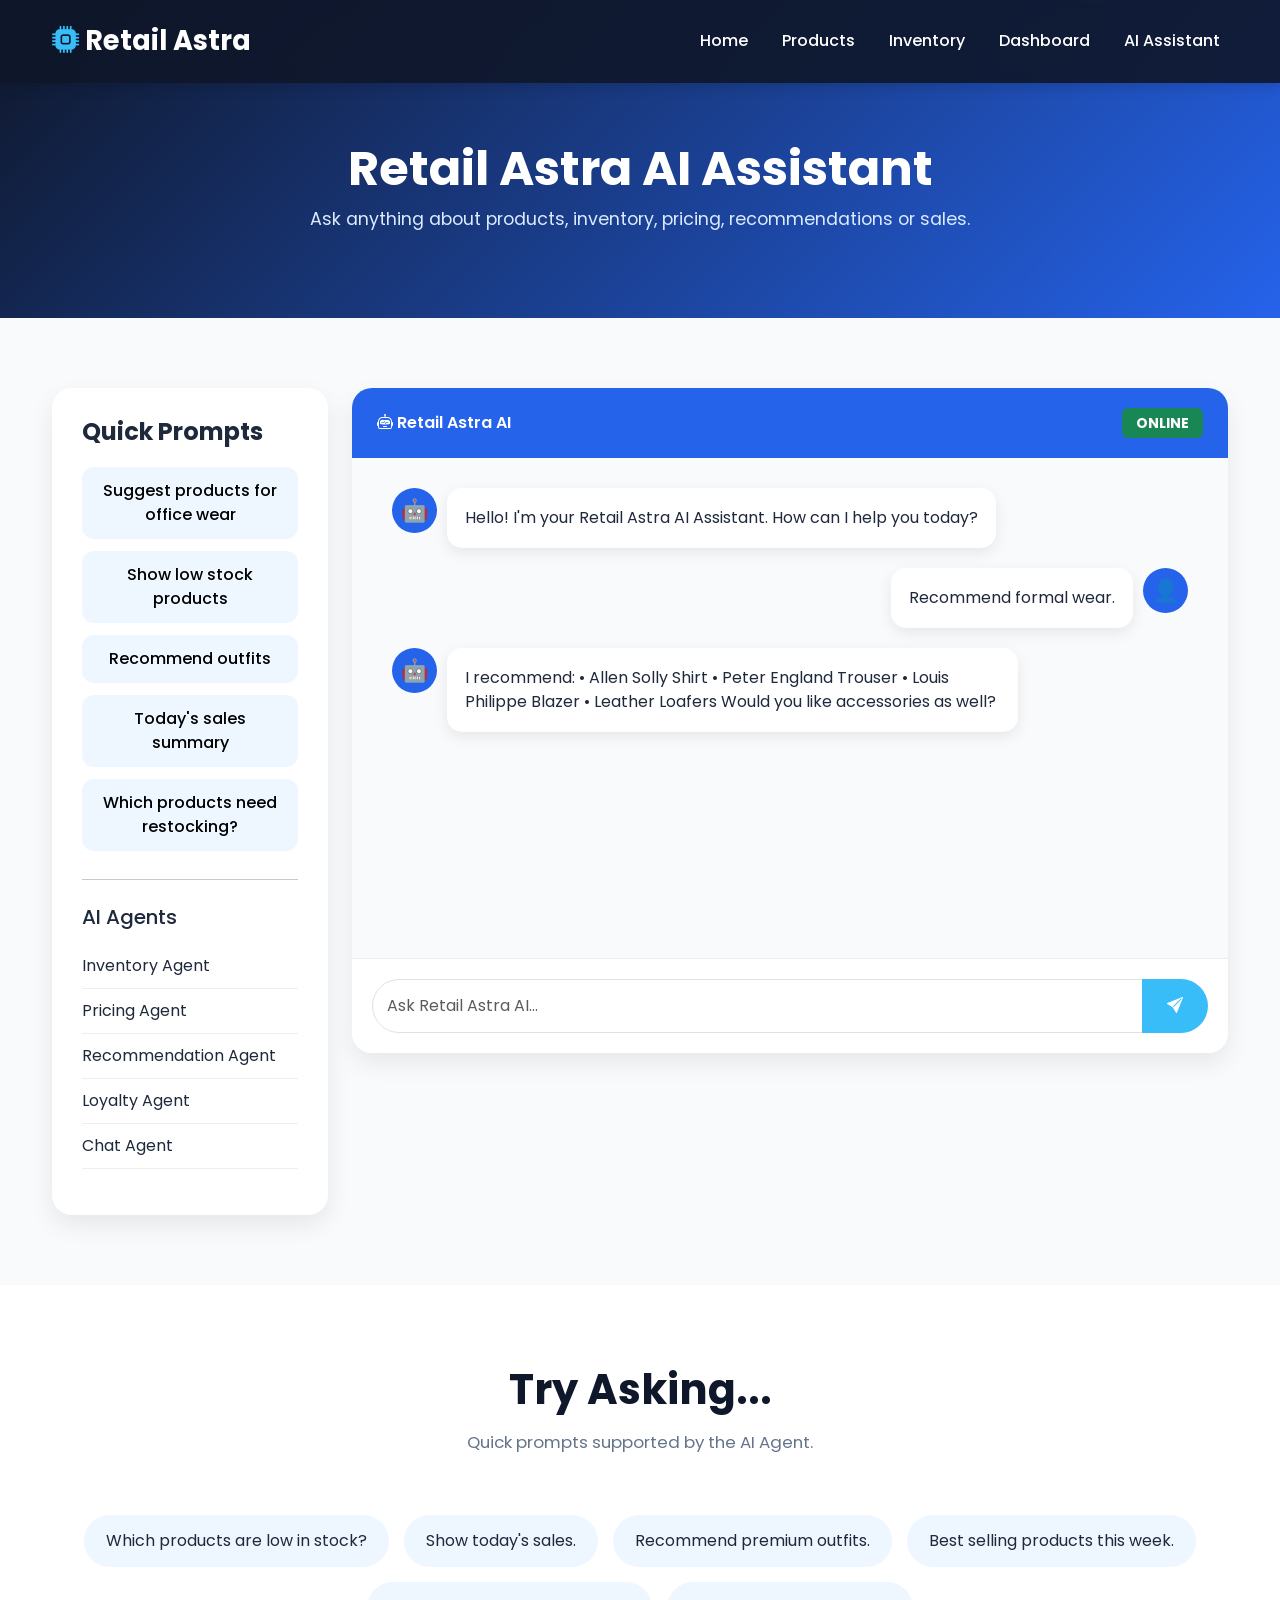
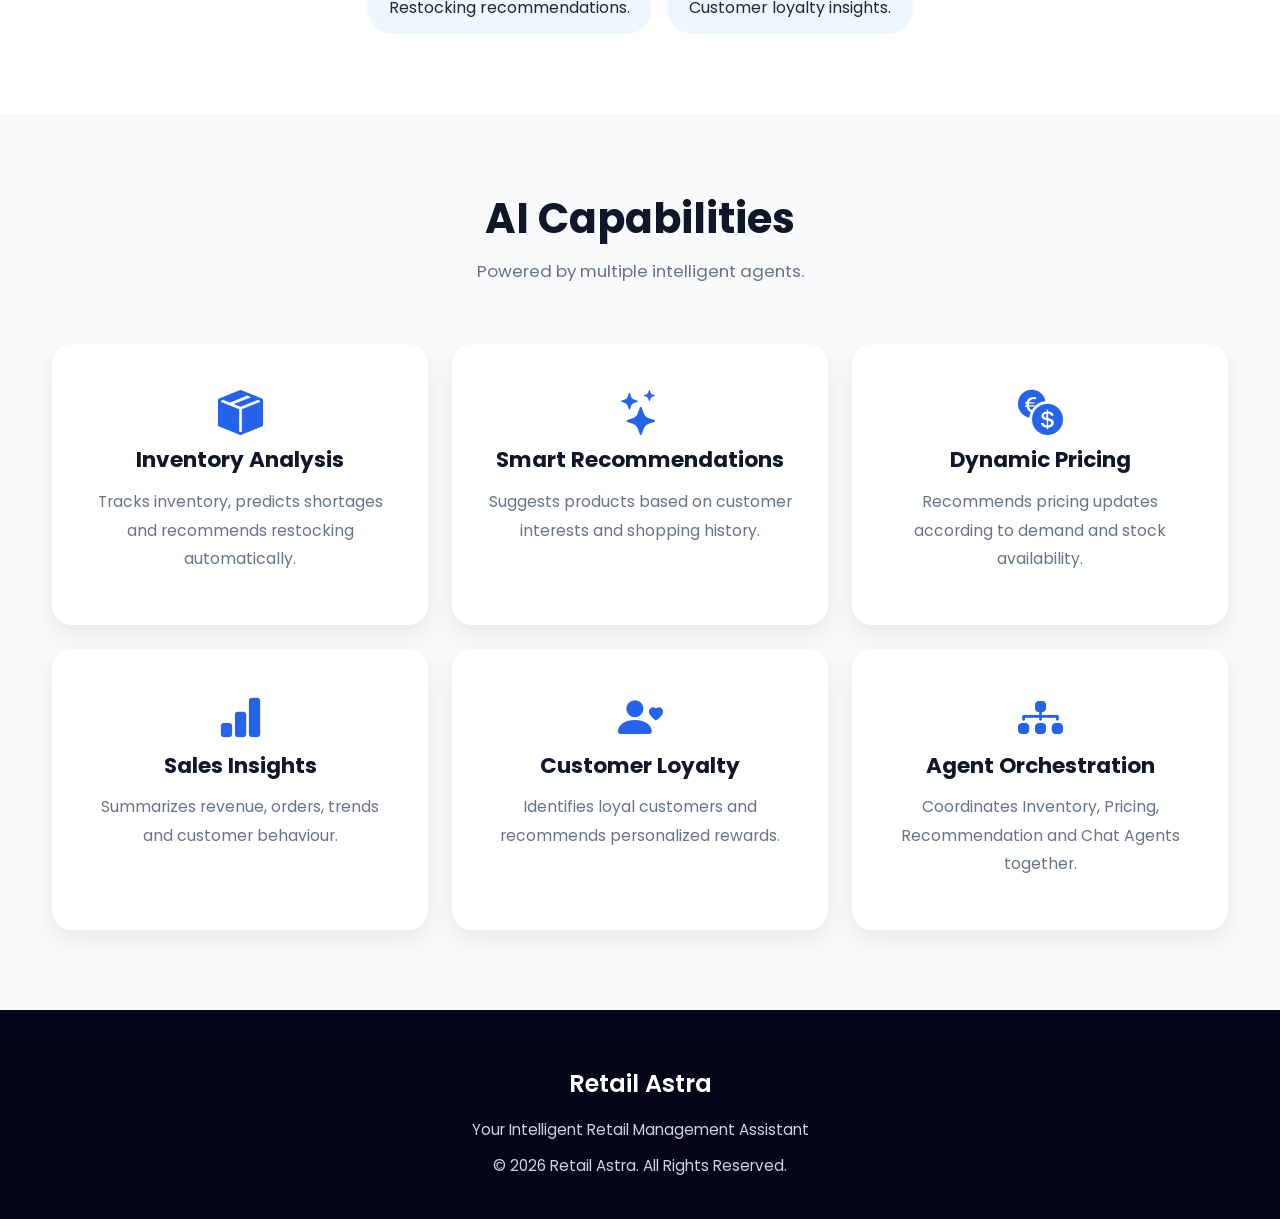
<file: frontend/chatbot.html>
<!DOCTYPE html>
<html lang="en">

<head>

    <meta charset="UTF-8">

    <meta name="viewport"
          content="width=device-width, initial-scale=1.0">

    <title>Retail Astra | AI Assistant</title>

    <link rel="preconnect"
          href="https://fonts.googleapis.com">

    <link rel="preconnect"
          href="https://fonts.gstatic.com"
          crossorigin>

    <link href="https://fonts.googleapis.com/css2?family=Poppins:wght@300;400;500;600;700&display=swap"
          rel="stylesheet">

    <link href="https://cdn.jsdelivr.net/npm/bootstrap@5.3.3/dist/css/bootstrap.min.css"
          rel="stylesheet">

    <link href="https://cdn.jsdelivr.net/npm/bootstrap-icons@1.11.3/font/bootstrap-icons.min.css"
          rel="stylesheet">

    <link rel="stylesheet"
          href="style.css">

</head>

<body>

<!-- ================= NAVBAR ================= -->

<nav class="navbar navbar-expand-lg navbar-dark fixed-top custom-navbar">

    <div class="container">

        <a class="navbar-brand fw-bold"
           href="index.html">

            <i class="bi bi-cpu-fill"></i>

            Retail Astra

        </a>

        <button class="navbar-toggler"
                data-bs-toggle="collapse"
                data-bs-target="#navbarNav">

            <span class="navbar-toggler-icon"></span>

        </button>

        <div class="collapse navbar-collapse"
             id="navbarNav">

            <ul class="navbar-nav ms-auto">

                <li class="nav-item">

                    <a class="nav-link"
                       href="index.html">

                        Home

                    </a>

                </li>

                <li class="nav-item">

                    <a class="nav-link"
                       href="products.html">

                        Products

                    </a>

                </li>

                <li class="nav-item">

                    <a class="nav-link"
                       href="inventory.html">

                        Inventory

                    </a>

                </li>

                <li class="nav-item">

                    <a class="nav-link"
                       href="dashboard.html">

                        Dashboard

                    </a>

                </li>

                <li class="nav-item">

                    <a class="nav-link active"
                       href="chatbot.html">

                        AI Assistant

                    </a>

                </li>

            </ul>

        </div>

    </div>

</nav>

<!-- ================= HEADER ================= -->

<section class="chat-header">

    <div class="container text-center">

        <h1>

            Retail Astra AI Assistant

        </h1>

        <p>

            Ask anything about products, inventory, pricing, recommendations or sales.

        </p>

    </div>

</section>

<!-- ================= CHAT LAYOUT ================= -->

<section class="chat-section">

    <div class="container">

        <div class="row">

            <!-- LEFT PANEL -->

            <div class="col-lg-3">

                <div class="chat-sidebar">

                    <h4>

                        Quick Prompts

                    </h4>

                    <button class="prompt-btn">

                        Suggest products for office wear

                    </button>

                    <button class="prompt-btn">

                        Show low stock products

                    </button>

                    <button class="prompt-btn">

                        Recommend outfits

                    </button>

                    <button class="prompt-btn">

                        Today's sales summary

                    </button>

                    <button class="prompt-btn">

                        Which products need restocking?

                    </button>

                    <hr>

                    <h5>

                        AI Agents

                    </h5>

                    <ul>

                        <li>

                            Inventory Agent

                        </li>

                        <li>

                            Pricing Agent

                        </li>

                        <li>

                            Recommendation Agent

                        </li>

                        <li>

                            Loyalty Agent

                        </li>

                        <li>

                            Chat Agent

                        </li>

                    </ul>

                </div>

            </div>

            <!-- CHAT WINDOW -->

            <div class="col-lg-9">

                <div class="chat-container">

                    <div class="chat-top">

                        <div>

                            <i class="bi bi-robot"></i>

                            Retail Astra AI

                        </div>

                        <span class="badge bg-success">

ONLINE

</span>

                    </div>

                    <div
                            id="chatMessages"
                            class="chat-messages">

                        <div class="bot-message">

                            <div class="chat-avatar">

                                🤖

                            </div>

                            <div class="chat-text">

                                Hello!

                                I'm your Retail Astra AI Assistant.

                                How can I help you today?

                            </div>

                        </div>

                        <div class="user-message">

                            <div class="chat-text">

                                Recommend formal wear.

                            </div>

                            <div class="chat-avatar">

                                👤

                            </div>

                        </div>

                        <div class="bot-message">

                            <div class="chat-avatar">

                                🤖

                            </div>

                            <div class="chat-text">

                                I recommend:

                                • Allen Solly Shirt

                                • Peter England Trouser

                                • Louis Philippe Blazer

                                • Leather Loafers

                                Would you like accessories as well?

                            </div>

                        </div>

                    </div>

                    <div class="chat-input-area">

                        <div class="input-group">

                            <input
                                    type="text"
                                    id="messageInput"
                                    class="form-control"
                                    placeholder="Ask Retail Astra AI...">

                            <button
                                    class="btn btn-primary"
                                    id="sendButton">

                                <i class="bi bi-send-fill"></i>

                            </button>

                        </div>

                    </div>

                </div>

            </div>

        </div>

    </div>

</section>

<!-- ================= SUGGESTED PROMPTS ================= -->

<section class="suggestion-section">

    <div class="container">

        <div class="section-title text-center">

            <h2>

                Try Asking...

            </h2>

            <p>

                Quick prompts supported by the AI Agent.

            </p>

        </div>

        <div class="suggestion-grid">

            <div class="suggestion-chip">

                Which products are low in stock?

            </div>

            <div class="suggestion-chip">

                Show today's sales.

            </div>

            <div class="suggestion-chip">

                Recommend premium outfits.

            </div>

            <div class="suggestion-chip">

                Best selling products this week.

            </div>

            <div class="suggestion-chip">

                Restocking recommendations.

            </div>

            <div class="suggestion-chip">

                Customer loyalty insights.

            </div>

        </div>

    </div>

</section>

<!-- ================= AI FEATURES ================= -->

<section class="ai-features">

    <div class="container">

        <div class="section-title text-center">

            <h2>

                AI Capabilities

            </h2>

            <p>

                Powered by multiple intelligent agents.

            </p>

        </div>

        <div class="row g-4">

            <div class="col-lg-4">

                <div class="feature-card">

                    <i class="bi bi-box-seam-fill"></i>

                    <h4>

                        Inventory Analysis

                    </h4>

                    <p>

                        Tracks inventory, predicts shortages and recommends restocking automatically.

                    </p>

                </div>

            </div>

            <div class="col-lg-4">

                <div class="feature-card">

                    <i class="bi bi-stars"></i>

                    <h4>

                        Smart Recommendations

                    </h4>

                    <p>

                        Suggests products based on customer interests and shopping history.

                    </p>

                </div>

            </div>

            <div class="col-lg-4">

                <div class="feature-card">

                    <i class="bi bi-currency-exchange"></i>

                    <h4>

                        Dynamic Pricing

                    </h4>

                    <p>

                        Recommends pricing updates according to demand and stock availability.

                    </p>

                </div>

            </div>

            <div class="col-lg-4">

                <div class="feature-card">

                    <i class="bi bi-bar-chart-fill"></i>

                    <h4>

                        Sales Insights

                    </h4>

                    <p>

                        Summarizes revenue, orders, trends and customer behaviour.

                    </p>

                </div>

            </div>

            <div class="col-lg-4">

                <div class="feature-card">

                    <i class="bi bi-person-heart"></i>

                    <h4>

                        Customer Loyalty

                    </h4>

                    <p>

                        Identifies loyal customers and recommends personalized rewards.

                    </p>

                </div>

            </div>

            <div class="col-lg-4">

                <div class="feature-card">

                    <i class="bi bi-diagram-3-fill"></i>

                    <h4>

                        Agent Orchestration

                    </h4>

                    <p>

                        Coordinates Inventory, Pricing, Recommendation and Chat Agents together.

                    </p>

                </div>

            </div>

        </div>

    </div>

</section>

<!-- ================= FOOTER ================= -->

<footer>

    <div class="container text-center">

        <h4>

            Retail Astra

        </h4>

        <p>

            Your Intelligent Retail Management Assistant

        </p>

        <p>

            © 2026 Retail Astra. All Rights Reserved.

        </p>

    </div>

</footer>

<script src="https://cdn.jsdelivr.net/npm/bootstrap@5.3.3/dist/js/bootstrap.bundle.min.js"></script>

<script src="chatbot.js"></script>

</body>

</html>
</file>
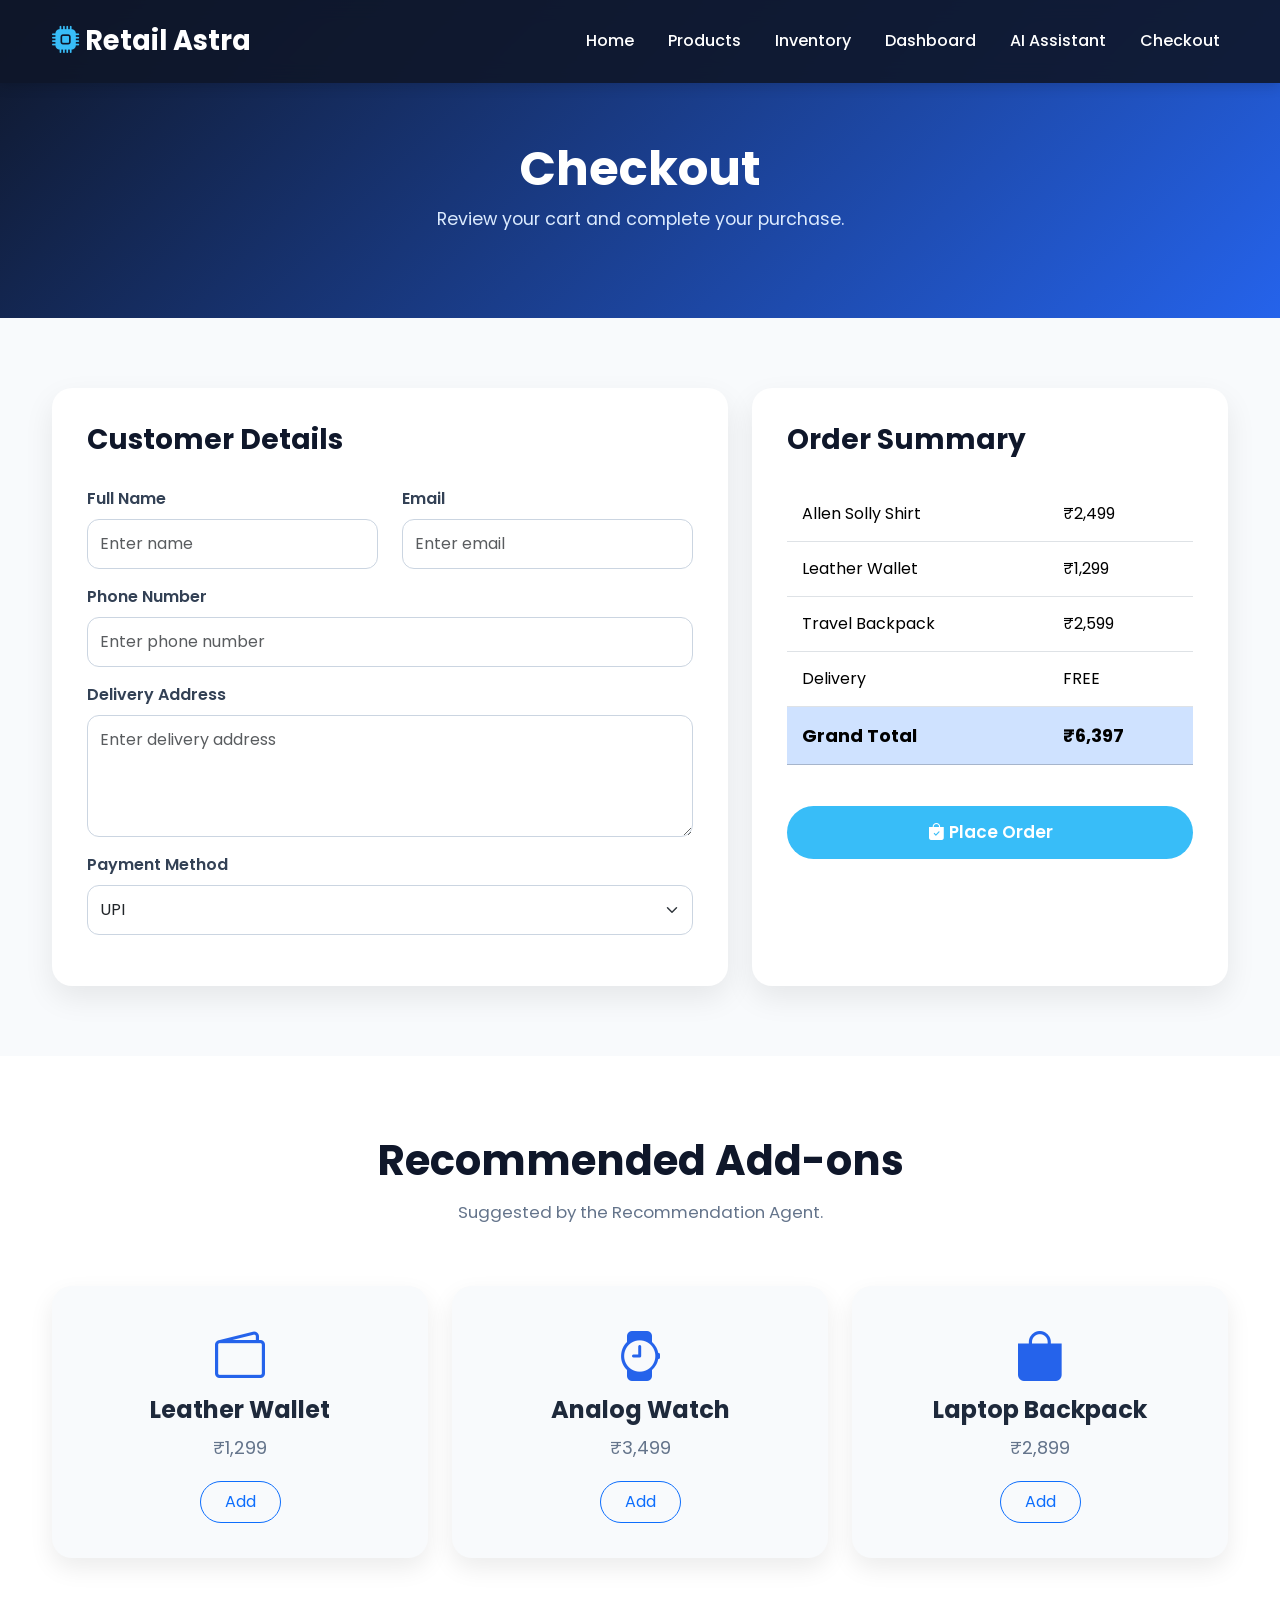
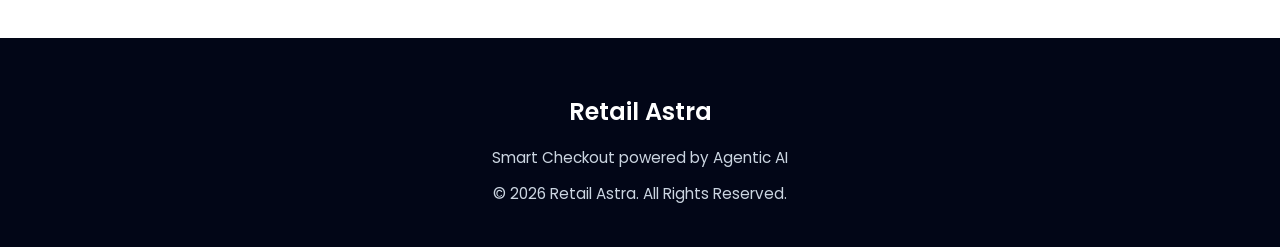
<file: frontend/checkout.html>
<!DOCTYPE html>
<html lang="en">

<head>

    <meta charset="UTF-8">

    <meta name="viewport"
          content="width=device-width, initial-scale=1.0">

    <title>Retail Astra | Checkout</title>

    <link rel="preconnect"
          href="https://fonts.googleapis.com">

    <link rel="preconnect"
          href="https://fonts.gstatic.com"
          crossorigin>

    <link href="https://fonts.googleapis.com/css2?family=Poppins:wght@300;400;500;600;700&display=swap"
          rel="stylesheet">

    <link href="https://cdn.jsdelivr.net/npm/bootstrap@5.3.3/dist/css/bootstrap.min.css"
          rel="stylesheet">

    <link href="https://cdn.jsdelivr.net/npm/bootstrap-icons@1.11.3/font/bootstrap-icons.min.css"
          rel="stylesheet">

    <link rel="stylesheet"
          href="style.css">

</head>

<body>

<!-- ================= NAVBAR ================= -->

<nav class="navbar navbar-expand-lg navbar-dark fixed-top custom-navbar">

    <div class="container">

        <a class="navbar-brand fw-bold"
           href="index.html">

            <i class="bi bi-cpu-fill"></i>

            Retail Astra

        </a>

        <button class="navbar-toggler"
                data-bs-toggle="collapse"
                data-bs-target="#navbarNav">

            <span class="navbar-toggler-icon"></span>

        </button>

        <div class="collapse navbar-collapse"
             id="navbarNav">

            <ul class="navbar-nav ms-auto">

                <li class="nav-item">

                    <a class="nav-link"
                       href="index.html">

                        Home

                    </a>

                </li>

                <li class="nav-item">

                    <a class="nav-link"
                       href="products.html">

                        Products

                    </a>

                </li>

                <li class="nav-item">

                    <a class="nav-link"
                       href="inventory.html">

                        Inventory

                    </a>

                </li>

                <li class="nav-item">

                    <a class="nav-link"
                       href="dashboard.html">

                        Dashboard

                    </a>

                </li>

                <li class="nav-item">

                    <a class="nav-link"
                       href="chatbot.html">

                        AI Assistant

                    </a>

                </li>

                <li class="nav-item">

                    <a class="nav-link active"
                       href="checkout.html">

                        Checkout

                    </a>

                </li>

            </ul>

        </div>

    </div>

</nav>

<!-- ================= HEADER ================= -->

<section class="checkout-header">

    <div class="container text-center">

        <h1>

            Checkout

        </h1>

        <p>

            Review your cart and complete your purchase.

        </p>

    </div>

</section>

<!-- ================= CHECKOUT ================= -->

<section class="checkout-section">

    <div class="container">

        <div class="row">

            <!-- CUSTOMER DETAILS -->

            <div class="col-lg-7">

                <div class="checkout-card">

                    <h3>

                        Customer Details

                    </h3>

                    <form id="checkoutForm">

                        <div class="row">

                            <div class="col-md-6 mb-3">

                                <label class="form-label">

                                    Full Name

                                </label>

                                <input
                                        type="text"
                                        class="form-control"
                                        id="customerName"
                                        placeholder="Enter name">

                            </div>

                            <div class="col-md-6 mb-3">

                                <label class="form-label">

                                    Email

                                </label>

                                <input
                                        type="email"
                                        class="form-control"
                                        id="customerEmail"
                                        placeholder="Enter email">

                            </div>

                        </div>

                        <div class="mb-3">

                            <label class="form-label">

                                Phone Number

                            </label>

                            <input
                                    type="text"
                                    class="form-control"
                                    id="customerPhone"
                                    placeholder="Enter phone number">

                        </div>

                        <div class="mb-3">

                            <label class="form-label">

                                Delivery Address

                            </label>

                            <textarea
                                    class="form-control"
                                    rows="4"
                                    id="customerAddress"
                                    placeholder="Enter delivery address"></textarea>

                        </div>

                        <div class="mb-3">

                            <label class="form-label">

                                Payment Method

                            </label>

                            <select
                                    class="form-select"
                                    id="paymentMethod">

                                <option>

                                    UPI

                                </option>

                                <option>

                                    Credit Card

                                </option>

                                <option>

                                    Debit Card

                                </option>

                                <option>

                                    Cash On Delivery

                                </option>

                            </select>

                        </div>

                    </form>

                </div>

            </div>

            <!-- ORDER SUMMARY -->

            <div class="col-lg-5">

                <div class="checkout-card">

                    <h3>

                        Order Summary

                    </h3>

                    <table class="table">

                        <tbody>

                        <tr>

                            <td>

                                Allen Solly Shirt

                            </td>

                            <td>

                                ₹2,499

                            </td>

                        </tr>

                        <tr>

                            <td>

                                Leather Wallet

                            </td>

                            <td>

                                ₹1,299

                            </td>

                        </tr>

                        <tr>

                            <td>

                                Travel Backpack

                            </td>

                            <td>

                                ₹2,599

                            </td>

                        </tr>

                        <tr>

                            <td>

                                Delivery

                            </td>

                            <td>

                                FREE

                            </td>

                        </tr>

                        <tr class="table-primary">

                            <th>

                                Grand Total

                            </th>

                            <th id="grandTotal">

                                ₹6,397

                            </th>

                        </tr>

                        </tbody>

                    </table>

                    <button
                            class="btn btn-primary w-100"
                            id="placeOrderBtn">

                        <i class="bi bi-bag-check-fill"></i>

                        Place Order

                    </button>

                </div>

            </div>

        </div>

    </div>

</section>

<!-- ================= AI RECOMMENDATIONS ================= -->

<section class="checkout-ai">

    <div class="container">

        <div class="section-title text-center">

            <h2>

                Recommended Add-ons

            </h2>

            <p>

                Suggested by the Recommendation Agent.

            </p>

        </div>

        <div class="row g-4">

            <div class="col-lg-4">

                <div class="recommend-card">

                    <i class="bi bi-wallet2"></i>

                    <h4>

                        Leather Wallet

                    </h4>

                    <p>

                        ₹1,299

                    </p>

                    <button class="btn btn-outline-primary">

                        Add

                    </button>

                </div>

            </div>

            <div class="col-lg-4">

                <div class="recommend-card">

                    <i class="bi bi-watch"></i>

                    <h4>

                        Analog Watch

                    </h4>

                    <p>

                        ₹3,499

                    </p>

                    <button class="btn btn-outline-primary">

                        Add

                    </button>

                </div>

            </div>

            <div class="col-lg-4">

                <div class="recommend-card">

                    <i class="bi bi-bag-fill"></i>

                    <h4>

                        Laptop Backpack

                    </h4>

                    <p>

                        ₹2,899

                    </p>

                    <button class="btn btn-outline-primary">

                        Add

                    </button>

                </div>

            </div>

        </div>

    </div>

</section>

<!-- ================= FOOTER ================= -->

<footer>

    <div class="container text-center">

        <h4>

            Retail Astra

        </h4>

        <p>

            Smart Checkout powered by Agentic AI

        </p>

        <p>

            © 2026 Retail Astra. All Rights Reserved.

        </p>

    </div>

</footer>

<script src="https://cdn.jsdelivr.net/npm/bootstrap@5.3.3/dist/js/bootstrap.bundle.min.js"></script>

<script src="checkout.js"></script>

</body>

</html>
</file>
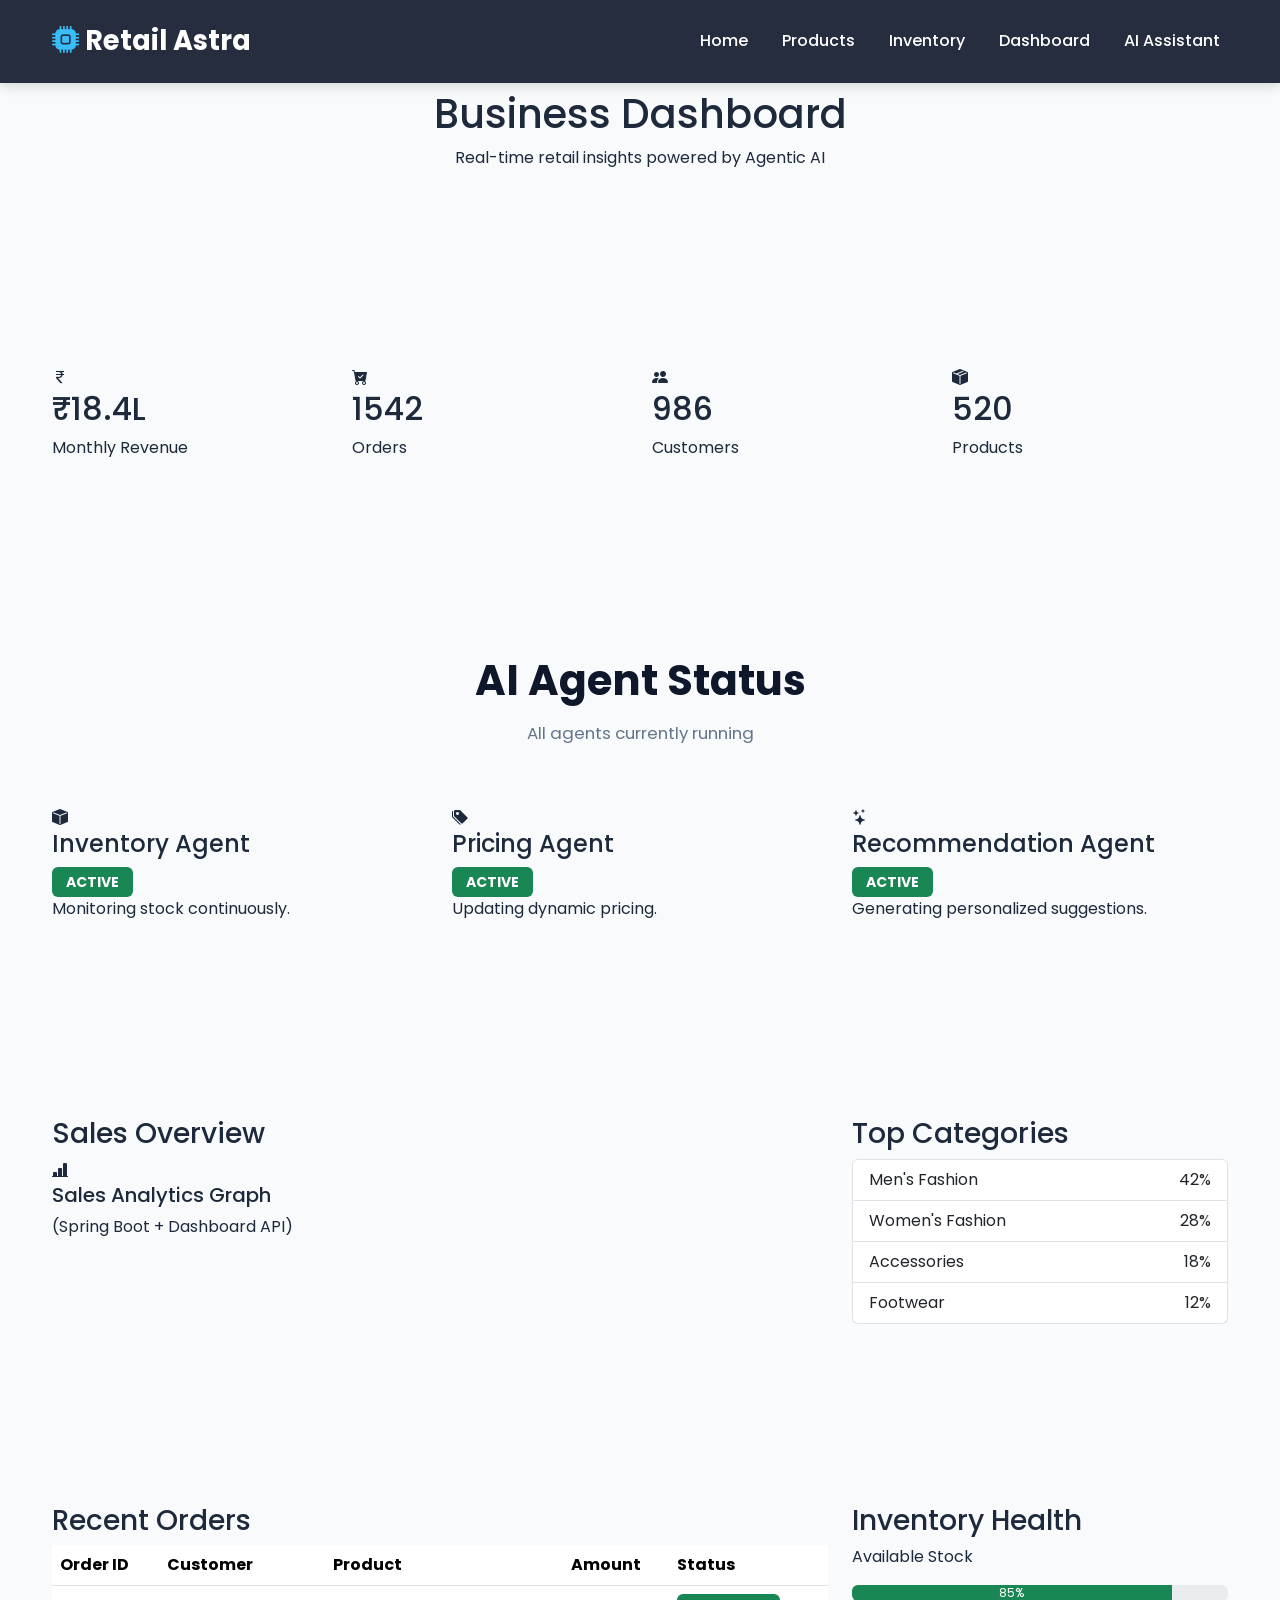
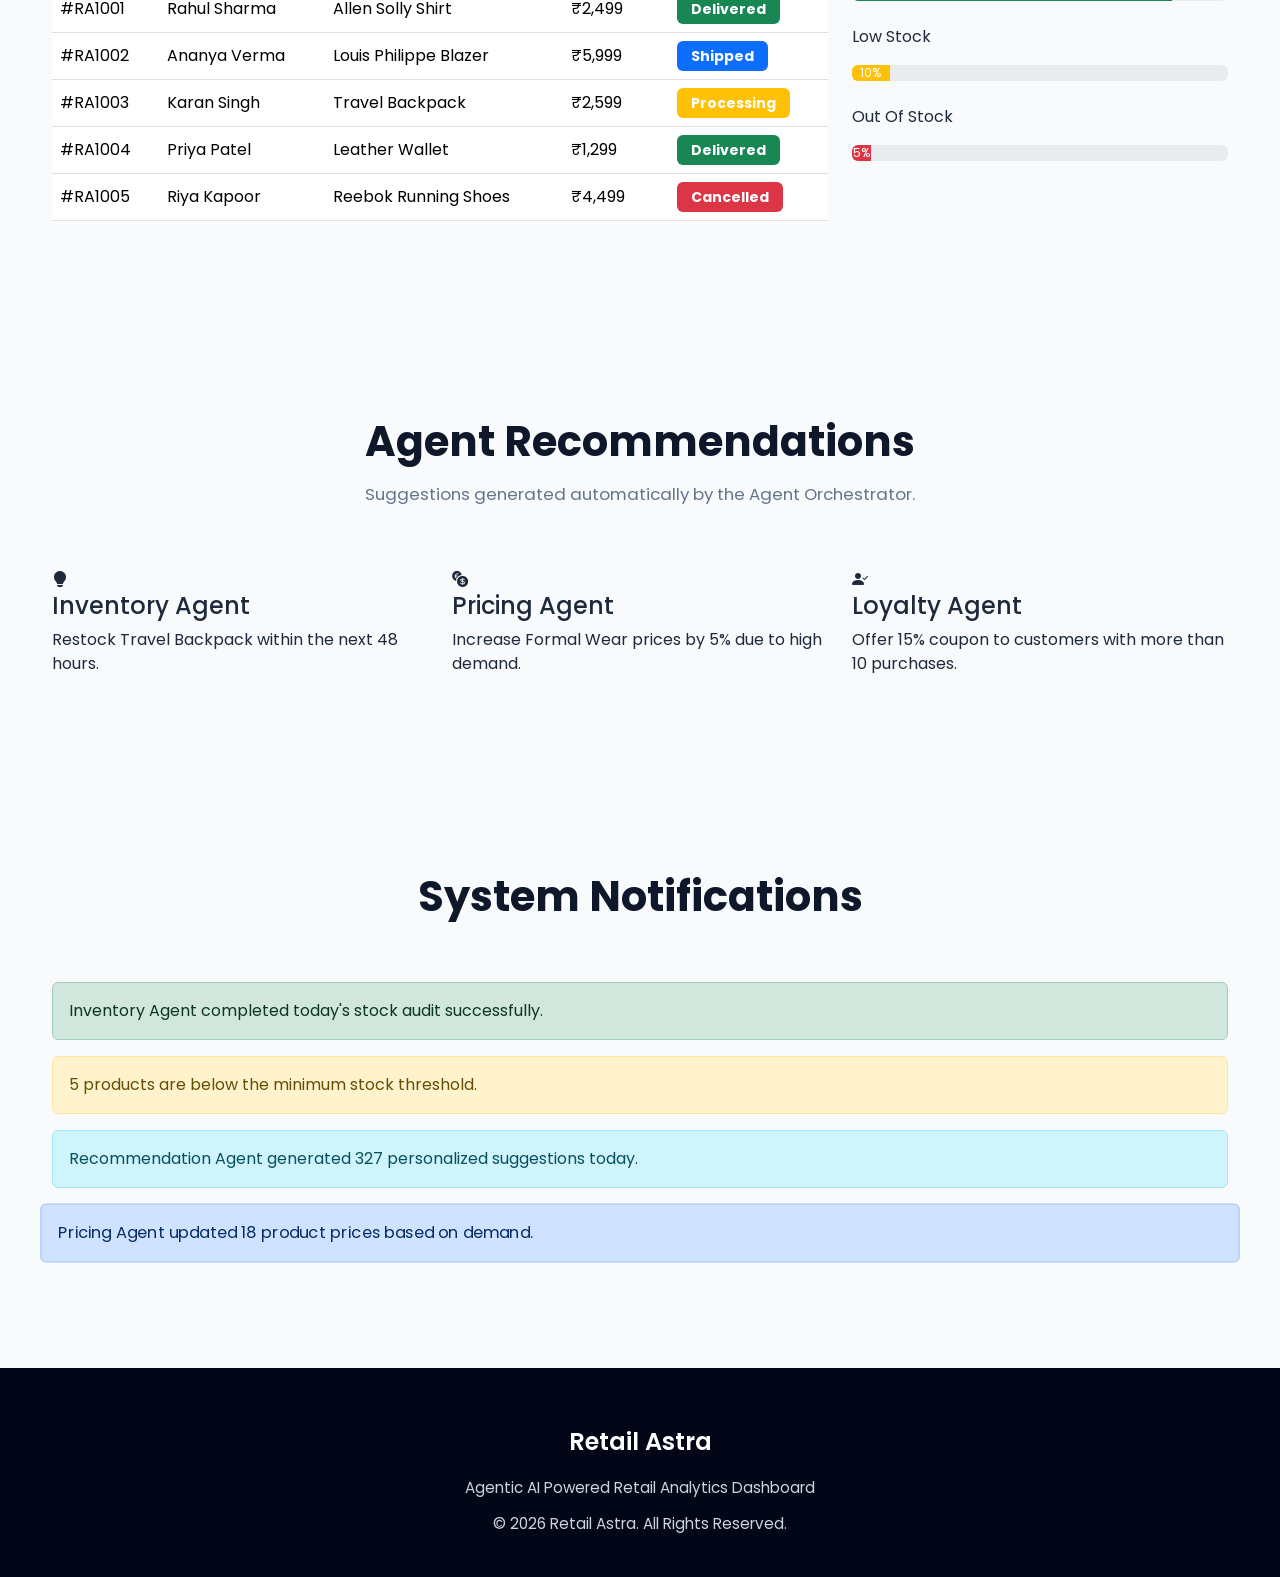
<file: frontend/dashboard.html>
<!DOCTYPE html>
<html lang="en">

<head>

    <meta charset="UTF-8">

    <meta name="viewport"
          content="width=device-width, initial-scale=1.0">

    <title>Retail Astra | Dashboard</title>

    <link rel="preconnect"
          href="https://fonts.googleapis.com">

    <link rel="preconnect"
          href="https://fonts.gstatic.com"
          crossorigin>

    <link href="https://fonts.googleapis.com/css2?family=Poppins:wght@300;400;500;600;700&display=swap"
          rel="stylesheet">

    <link href="https://cdn.jsdelivr.net/npm/bootstrap@5.3.3/dist/css/bootstrap.min.css"
          rel="stylesheet">

    <link href="https://cdn.jsdelivr.net/npm/bootstrap-icons@1.11.3/font/bootstrap-icons.min.css"
          rel="stylesheet">

    <link rel="stylesheet"
          href="style.css">

</head>

<body>

<!-- ================= NAVBAR ================= -->

<nav class="navbar navbar-expand-lg navbar-dark fixed-top custom-navbar">

    <div class="container">

        <a class="navbar-brand fw-bold"
           href="index.html">

            <i class="bi bi-cpu-fill"></i>

            Retail Astra

        </a>

        <button class="navbar-toggler"
                data-bs-toggle="collapse"
                data-bs-target="#navbarNav">

            <span class="navbar-toggler-icon"></span>

        </button>

        <div class="collapse navbar-collapse"
             id="navbarNav">

            <ul class="navbar-nav ms-auto">

                <li class="nav-item">

                    <a class="nav-link"
                       href="index.html">

                        Home

                    </a>

                </li>

                <li class="nav-item">

                    <a class="nav-link"
                       href="products.html">

                        Products

                    </a>

                </li>

                <li class="nav-item">

                    <a class="nav-link"
                       href="inventory.html">

                        Inventory

                    </a>

                </li>

                <li class="nav-item">

                    <a class="nav-link active"
                       href="dashboard.html">

                        Dashboard

                    </a>

                </li>

                <li class="nav-item">

                    <a class="nav-link"
                       href="chatbot.html">

                        AI Assistant

                    </a>

                </li>

            </ul>

        </div>

    </div>

</nav>

<!-- ================= HEADER ================= -->

<section class="dashboard-header">

    <div class="container text-center">

        <h1>

            Business Dashboard

        </h1>

        <p>

            Real-time retail insights powered by Agentic AI

        </p>

    </div>

</section>

<!-- ================= KPI CARDS ================= -->

<section class="dashboard-cards">

    <div class="container">

        <div class="row g-4">

            <div class="col-lg-3 col-md-6">

                <div class="dashboard-card">

                    <i class="bi bi-currency-rupee"></i>

                    <h2 id="revenueValue">

                        ₹18.4L

                    </h2>

                    <p>

                        Monthly Revenue

                    </p>

                </div>

            </div>

            <div class="col-lg-3 col-md-6">

                <div class="dashboard-card">

                    <i class="bi bi-cart-check-fill"></i>

                    <h2 id="ordersValue">

                        1542

                    </h2>

                    <p>

                        Orders

                    </p>

                </div>

            </div>

            <div class="col-lg-3 col-md-6">

                <div class="dashboard-card">

                    <i class="bi bi-people-fill"></i>

                    <h2 id="customersValue">

                        986

                    </h2>

                    <p>

                        Customers

                    </p>

                </div>

            </div>

            <div class="col-lg-3 col-md-6">

                <div class="dashboard-card">

                    <i class="bi bi-box-seam-fill"></i>

                    <h2 id="stockValue">

                        520

                    </h2>

                    <p>

                        Products

                    </p>

                </div>

            </div>

        </div>

    </div>

</section>

<!-- ================= AGENT STATUS ================= -->

<section class="agent-status">

    <div class="container">

        <div class="section-title text-center">

            <h2>

                AI Agent Status

            </h2>

            <p>

                All agents currently running

            </p>

        </div>

        <div class="row g-4">

            <div class="col-md-4">

                <div class="agent-card">

                    <i class="bi bi-box-fill"></i>

                    <h4>

                        Inventory Agent

                    </h4>

                    <span class="badge bg-success">

ACTIVE

</span>

                    <p>

                        Monitoring stock continuously.

                    </p>

                </div>

            </div>

            <div class="col-md-4">

                <div class="agent-card">

                    <i class="bi bi-tags-fill"></i>

                    <h4>

                        Pricing Agent

                    </h4>

                    <span class="badge bg-success">

ACTIVE

</span>

                    <p>

                        Updating dynamic pricing.

                    </p>

                </div>

            </div>

            <div class="col-md-4">

                <div class="agent-card">

                    <i class="bi bi-stars"></i>

                    <h4>

                        Recommendation Agent

                    </h4>

                    <span class="badge bg-success">

ACTIVE

</span>

                    <p>

                        Generating personalized suggestions.

                    </p>

                </div>

            </div>

        </div>

    </div>

</section>

<!-- ================= SALES OVERVIEW ================= -->

<section class="sales-overview">

    <div class="container">

        <div class="row">

            <div class="col-lg-8">

                <div class="analytics-card">

                    <h3>

                        Sales Overview

                    </h3>

                    <div class="chart-placeholder">

                        <i class="bi bi-bar-chart-line-fill"></i>

                        <h5>

                            Sales Analytics Graph

                        </h5>

                        <p>

                            (Spring Boot + Dashboard API)

                        </p>

                    </div>

                </div>

            </div>

            <div class="col-lg-4">

                <div class="analytics-card">

                    <h3>

                        Top Categories

                    </h3>

                    <ul class="list-group">

                        <li class="list-group-item">

                            Men's Fashion

                            <span class="float-end">

42%

</span>

                        </li>

                        <li class="list-group-item">

                            Women's Fashion

                            <span class="float-end">

28%

</span>

                        </li>

                        <li class="list-group-item">

                            Accessories

                            <span class="float-end">

18%

</span>

                        </li>

                        <li class="list-group-item">

                            Footwear

                            <span class="float-end">

12%

</span>

                        </li>

                    </ul>

                </div>

            </div>

        </div>

    </div>

</section>

<!-- ================= RECENT ORDERS ================= -->

<section class="recent-orders">

    <div class="container">

        <div class="row">

            <div class="col-lg-8">

                <div class="analytics-card">

                    <h3>

                        Recent Orders

                    </h3>

                    <div class="table-responsive">

                        <table class="table table-hover align-middle">

                            <thead>

                            <tr>

                                <th>Order ID</th>

                                <th>Customer</th>

                                <th>Product</th>

                                <th>Amount</th>

                                <th>Status</th>

                            </tr>

                            </thead>

                            <tbody>

                            <tr>

                                <td>#RA1001</td>

                                <td>Rahul Sharma</td>

                                <td>Allen Solly Shirt</td>

                                <td>₹2,499</td>

                                <td>

<span class="badge bg-success">

Delivered

</span>

                                </td>

                            </tr>

                            <tr>

                                <td>#RA1002</td>

                                <td>Ananya Verma</td>

                                <td>Louis Philippe Blazer</td>

                                <td>₹5,999</td>

                                <td>

<span class="badge bg-primary">

Shipped

</span>

                                </td>

                            </tr>

                            <tr>

                                <td>#RA1003</td>

                                <td>Karan Singh</td>

                                <td>Travel Backpack</td>

                                <td>₹2,599</td>

                                <td>

<span class="badge bg-warning">

Processing

</span>

                                </td>

                            </tr>

                            <tr>

                                <td>#RA1004</td>

                                <td>Priya Patel</td>

                                <td>Leather Wallet</td>

                                <td>₹1,299</td>

                                <td>

<span class="badge bg-success">

Delivered

</span>

                                </td>

                            </tr>

                            <tr>

                                <td>#RA1005</td>

                                <td>Riya Kapoor</td>

                                <td>Reebok Running Shoes</td>

                                <td>₹4,499</td>

                                <td>

<span class="badge bg-danger">

Cancelled

</span>

                                </td>

                            </tr>

                            </tbody>

                        </table>

                    </div>

                </div>

            </div>

            <div class="col-lg-4">

                <div class="analytics-card">

                    <h3>

                        Inventory Health

                    </h3>

                    <div class="health-item">

                        <p>

                            Available Stock

                        </p>

                        <div class="progress">

                            <div class="progress-bar bg-success"

                                 style="width:85%">

                                85%

                            </div>

                        </div>

                    </div>

                    <div class="health-item mt-4">

                        <p>

                            Low Stock

                        </p>

                        <div class="progress">

                            <div class="progress-bar bg-warning"

                                 style="width:10%">

                                10%

                            </div>

                        </div>

                    </div>

                    <div class="health-item mt-4">

                        <p>

                            Out Of Stock

                        </p>

                        <div class="progress">

                            <div class="progress-bar bg-danger"

                                 style="width:5%">

                                5%

                            </div>

                        </div>

                    </div>

                </div>

            </div>

        </div>

    </div>

</section>

<!-- ================= AI RECOMMENDATIONS ================= -->

<section class="dashboard-ai">

    <div class="container">

        <div class="section-title text-center">

            <h2>

                Agent Recommendations

            </h2>

            <p>

                Suggestions generated automatically by the Agent Orchestrator.

            </p>

        </div>

        <div class="row g-4">

            <div class="col-lg-4">

                <div class="recommendation-box">

                    <i class="bi bi-lightbulb-fill"></i>

                    <h4>

                        Inventory Agent

                    </h4>

                    <p>

                        Restock Travel Backpack within the next 48 hours.

                    </p>

                </div>

            </div>

            <div class="col-lg-4">

                <div class="recommendation-box">

                    <i class="bi bi-currency-exchange"></i>

                    <h4>

                        Pricing Agent

                    </h4>

                    <p>

                        Increase Formal Wear prices by 5% due to high demand.

                    </p>

                </div>

            </div>

            <div class="col-lg-4">

                <div class="recommendation-box">

                    <i class="bi bi-person-check-fill"></i>

                    <h4>

                        Loyalty Agent

                    </h4>

                    <p>

                        Offer 15% coupon to customers with more than 10 purchases.

                    </p>

                </div>

            </div>

        </div>

    </div>

</section>

<!-- ================= NOTIFICATIONS ================= -->

<section class="dashboard-alerts">

    <div class="container">

        <div class="section-title text-center">

            <h2>

                System Notifications

            </h2>

        </div>

        <div class="alert alert-success">

            Inventory Agent completed today's stock audit successfully.

        </div>

        <div class="alert alert-warning">

            5 products are below the minimum stock threshold.

        </div>

        <div class="alert alert-info">

            Recommendation Agent generated 327 personalized suggestions today.

        </div>

        <div class="alert alert-primary">

            Pricing Agent updated 18 product prices based on demand.

        </div>

    </div>

</section>

<!-- ================= FOOTER ================= -->

<footer>

    <div class="container text-center">

        <h4>

            Retail Astra

        </h4>

        <p>

            Agentic AI Powered Retail Analytics Dashboard

        </p>

        <p>

            © 2026 Retail Astra. All Rights Reserved.

        </p>

    </div>

</footer>

<script src="https://cdn.jsdelivr.net/npm/bootstrap@5.3.3/dist/js/bootstrap.bundle.min.js"></script>

<script src="dashboard.js"></script>

</body>

</html>
</file>
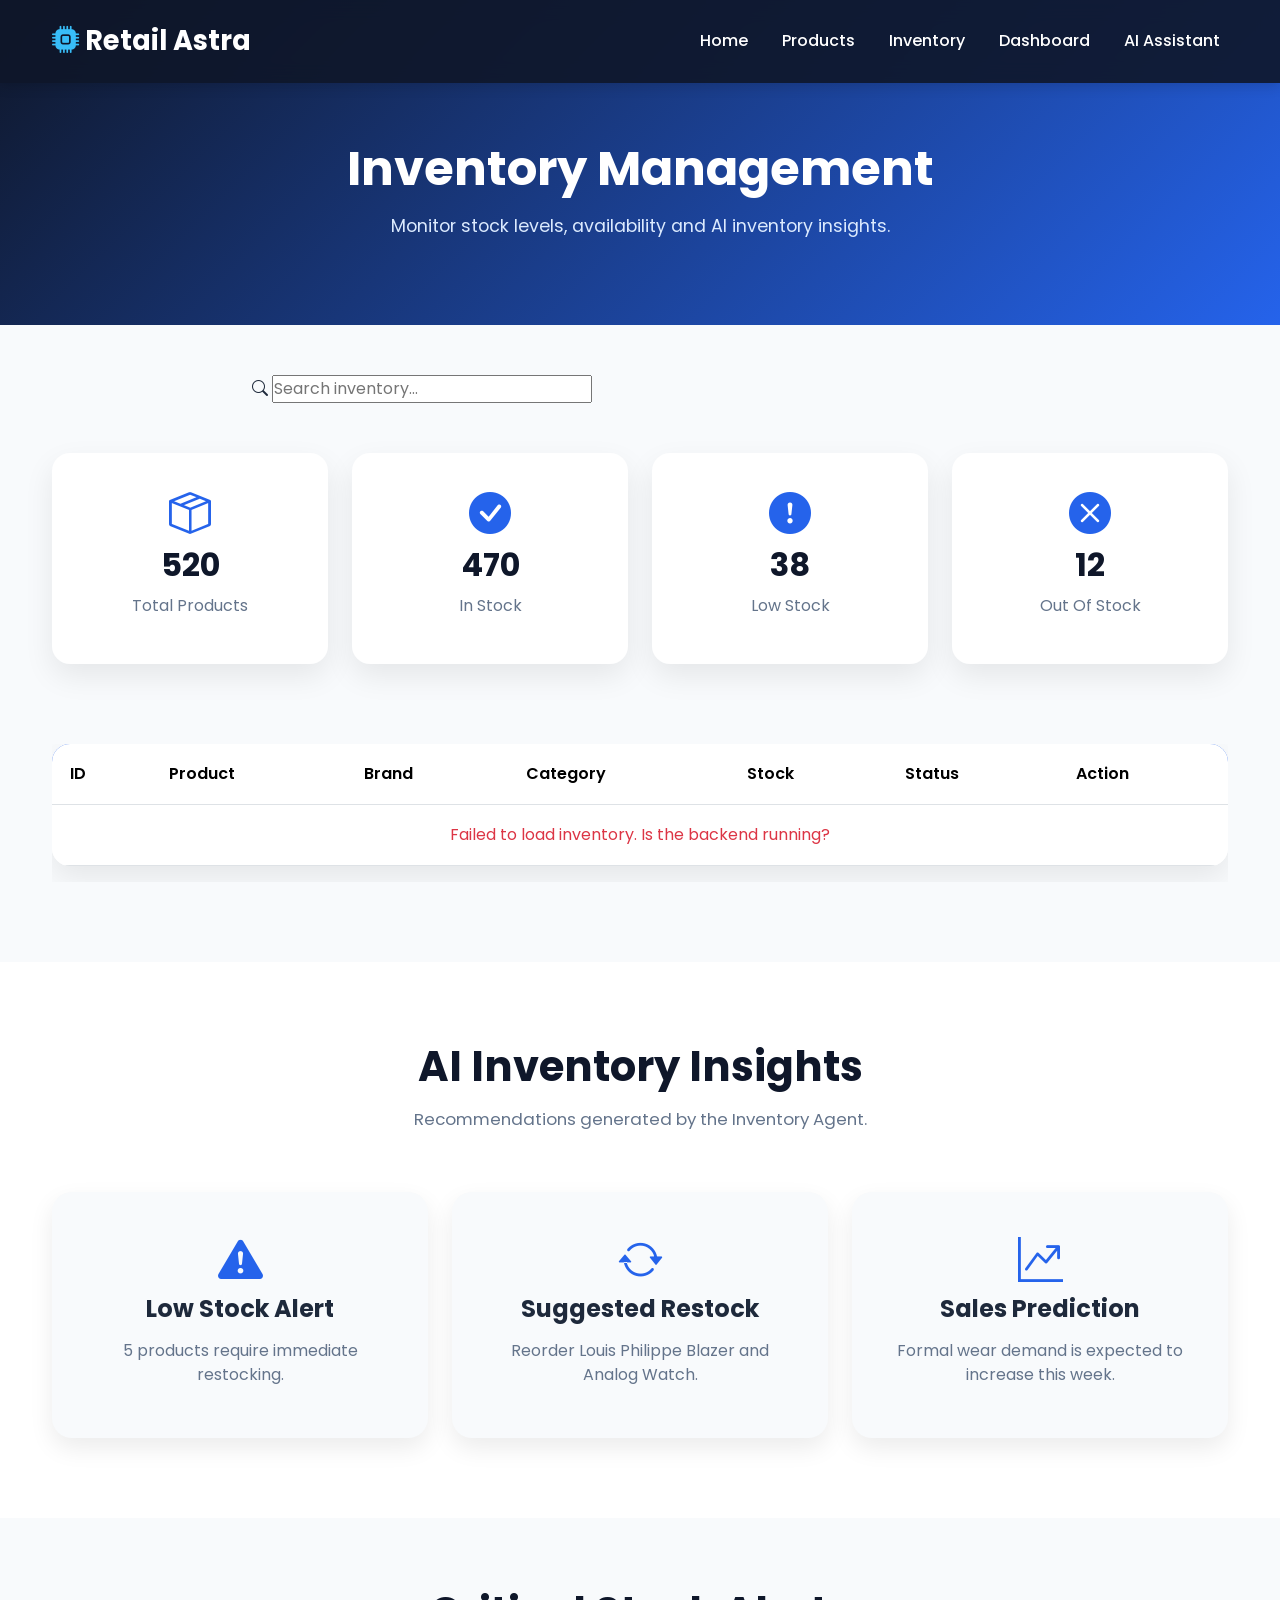
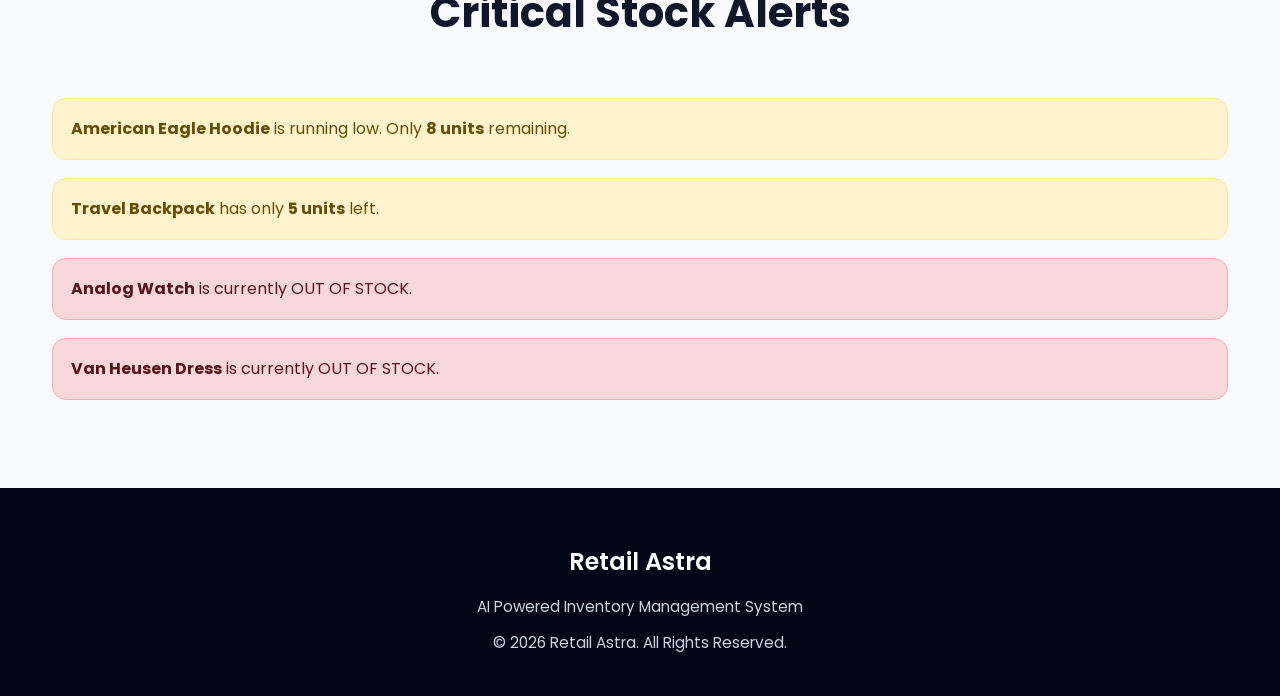
<file: frontend/inventory.html>
<!DOCTYPE html>
<html lang="en">

<head>

    <meta charset="UTF-8">

    <meta name="viewport"
          content="width=device-width, initial-scale=1.0">

    <title>Retail Astra | Inventory</title>

    <link rel="preconnect"
          href="https://fonts.googleapis.com">

    <link rel="preconnect"
          href="https://fonts.gstatic.com"
          crossorigin>

    <link href="https://fonts.googleapis.com/css2?family=Poppins:wght@300;400;500;600;700&display=swap"
          rel="stylesheet">

    <link href="https://cdn.jsdelivr.net/npm/bootstrap@5.3.3/dist/css/bootstrap.min.css"
          rel="stylesheet">

    <link href="https://cdn.jsdelivr.net/npm/bootstrap-icons@1.11.3/font/bootstrap-icons.min.css"
          rel="stylesheet">

    <link rel="stylesheet"
          href="style.css">

</head>

<body>

<!-- ================= NAVBAR ================= -->

<nav class="navbar navbar-expand-lg navbar-dark fixed-top custom-navbar">

    <div class="container">

        <a class="navbar-brand fw-bold"
           href="index.html">

            <i class="bi bi-cpu-fill"></i>

            Retail Astra

        </a>

        <button class="navbar-toggler"
                data-bs-toggle="collapse"
                data-bs-target="#navbarNav">

            <span class="navbar-toggler-icon"></span>

        </button>

        <div class="collapse navbar-collapse"
             id="navbarNav">

            <ul class="navbar-nav ms-auto">

                <li class="nav-item">

                    <a class="nav-link"
                       href="index.html">

                        Home

                    </a>

                </li>

                <li class="nav-item">

                    <a class="nav-link"
                       href="products.html">

                        Products

                    </a>

                </li>

                <li class="nav-item">

                    <a class="nav-link active"
                       href="inventory.html">

                        Inventory

                    </a>

                </li>

                <li class="nav-item">

                    <a class="nav-link"
                       href="dashboard.html">

                        Dashboard

                    </a>

                </li>

                <li class="nav-item">

                    <a class="nav-link"
                       href="chatbot.html">

                        AI Assistant

                    </a>

                </li>

            </ul>

        </div>

    </div>

</nav>

<!-- ================= HEADER ================= -->

<section class="inventory-header">

    <div class="container text-center">

        <h1>

            Inventory Management

        </h1>

        <p>

            Monitor stock levels, availability and AI inventory insights.

        </p>

    </div>

</section>

<!-- ================= SEARCH ================= -->

<section class="inventory-search">

    <div class="container">

        <div class="row">

            <div class="col-lg-8 mx-auto">

                <div class="search-box">

                    <i class="bi bi-search"></i>

                    <input
                            id="inventorySearch"
                            type="text"
                            placeholder="Search inventory...">

                </div>

            </div>

        </div>

    </div>

</section>

<!-- ================= INVENTORY SUMMARY ================= -->

<section class="inventory-summary">

    <div class="container">

        <div class="row g-4">

            <div class="col-md-3">

                <div class="summary-card">

                    <i class="bi bi-box-seam"></i>

                    <h3>520</h3>

                    <p>Total Products</p>

                </div>

            </div>

            <div class="col-md-3">

                <div class="summary-card">

                    <i class="bi bi-check-circle-fill"></i>

                    <h3>470</h3>

                    <p>In Stock</p>

                </div>

            </div>

            <div class="col-md-3">

                <div class="summary-card">

                    <i class="bi bi-exclamation-circle-fill"></i>

                    <h3>38</h3>

                    <p>Low Stock</p>

                </div>

            </div>

            <div class="col-md-3">

                <div class="summary-card">

                    <i class="bi bi-x-circle-fill"></i>

                    <h3>12</h3>

                    <p>Out Of Stock</p>

                </div>

            </div>

        </div>

    </div>

</section>

<!-- ================= INVENTORY TABLE ================= -->

<section class="inventory-table-section">

    <div class="container">

        <div class="table-responsive">

            <table class="table table-hover align-middle inventory-table">

                <thead>

                <tr>

                    <th>ID</th>

                    <th>Product</th>

                    <th>Brand</th>

                    <th>Category</th>

                    <th>Stock</th>

                    <th>Status</th>

                    <th>Action</th>

                </tr>

                </thead>

                <tbody id="inventoryTable">

                <tr>

                    <td>101</td>

                    <td>Allen Solly Shirt</td>

                    <td>Allen Solly</td>

                    <td>Men</td>

                    <td>42</td>

                    <td>

<span class="badge bg-success">

Available

</span>

                    </td>

                    <td>

                        <button class="btn btn-primary btn-sm">

                            Update

                        </button>

                    </td>

                </tr>

                <tr>

                    <td>102</td>

                    <td>Louis Philippe Blazer</td>

                    <td>Louis Philippe</td>

                    <td>Men</td>

                    <td>11</td>

                    <td>

<span class="badge bg-warning">

Low

</span>

                    </td>

                    <td>

                        <button class="btn btn-primary btn-sm">

                            Update

                        </button>

                    </td>

                </tr>

                <tr>

                    <td>103</td>

                    <td>Van Heusen Dress</td>

                    <td>Van Heusen</td>

                    <td>Women</td>

                    <td>0</td>

                    <td>

<span class="badge bg-danger">

Out

</span>

                    </td>

                    <td>

                        <button class="btn btn-danger btn-sm">

                            Restock

                        </button>

                    </td>

                </tr>

                <tr>

                    <td>104</td>

                    <td>Peter England Trouser</td>

                    <td>Peter England</td>

                    <td>Men</td>

                    <td>28</td>

                    <td>

<span class="badge bg-success">

Available

</span>

                    </td>

                    <td>

                        <button class="btn btn-primary btn-sm">

                            Update

                        </button>

                    </td>

                </tr>
                <tr>

                    <td>105</td>

                    <td>Pantaloons Kurti</td>

                    <td>Pantaloons</td>

                    <td>Women</td>

                    <td>36</td>

                    <td>

<span class="badge bg-success">

Available

</span>

                    </td>

                    <td>

                        <button class="btn btn-primary btn-sm">

                            Update

                        </button>

                    </td>

                </tr>

                <tr>

                    <td>106</td>

                    <td>American Eagle Hoodie</td>

                    <td>American Eagle</td>

                    <td>Men</td>

                    <td>8</td>

                    <td>

<span class="badge bg-warning">

Low

</span>

                    </td>

                    <td>

                        <button class="btn btn-primary btn-sm">

                            Update

                        </button>

                    </td>

                </tr>

                <tr>

                    <td>107</td>

                    <td>Reebok Running Shoes</td>

                    <td>Reebok</td>

                    <td>Footwear</td>

                    <td>22</td>

                    <td>

<span class="badge bg-success">

Available

</span>

                    </td>

                    <td>

                        <button class="btn btn-primary btn-sm">

                            Update

                        </button>

                    </td>

                </tr>

                <tr>

                    <td>108</td>

                    <td>Leather Wallet</td>

                    <td>Allen Solly</td>

                    <td>Accessories</td>

                    <td>17</td>

                    <td>

<span class="badge bg-success">

Available

</span>

                    </td>

                    <td>

                        <button class="btn btn-primary btn-sm">

                            Update

                        </button>

                    </td>

                </tr>

                <tr>

                    <td>109</td>

                    <td>Travel Backpack</td>

                    <td>American Eagle</td>

                    <td>Accessories</td>

                    <td>5</td>

                    <td>

<span class="badge bg-warning">

Low

</span>

                    </td>

                    <td>

                        <button class="btn btn-warning btn-sm">

                            Restock

                        </button>

                    </td>

                </tr>

                <tr>

                    <td>110</td>

                    <td>Analog Watch</td>

                    <td>Van Heusen</td>

                    <td>Accessories</td>

                    <td>0</td>

                    <td>

<span class="badge bg-danger">

Out

</span>

                    </td>

                    <td>

                        <button class="btn btn-danger btn-sm">

                            Restock

                        </button>

                    </td>

                </tr>

                <tr>

                    <td>111</td>

                    <td>Leather Loafers</td>

                    <td>Louis Philippe</td>

                    <td>Footwear</td>

                    <td>18</td>

                    <td>

<span class="badge bg-success">

Available

</span>

                    </td>

                    <td>

                        <button class="btn btn-primary btn-sm">

                            Update

                        </button>

                    </td>

                </tr>

                <tr>

                    <td>112</td>

                    <td>Formal Belt</td>

                    <td>Peter England</td>

                    <td>Accessories</td>

                    <td>7</td>

                    <td>

<span class="badge bg-warning">

Low

</span>

                    </td>

                    <td>

                        <button class="btn btn-warning btn-sm">

                            Restock

                        </button>

                    </td>

                </tr>

                </tbody>

            </table>

        </div>

    </div>

</section>

<!-- ================= AI INVENTORY INSIGHTS ================= -->

<section class="inventory-insights">

    <div class="container">

        <div class="section-title text-center">

            <h2>

                AI Inventory Insights

            </h2>

            <p>

                Recommendations generated by the Inventory Agent.

            </p>

        </div>

        <div class="row g-4">

            <div class="col-lg-4">

                <div class="insight-card">

                    <i class="bi bi-exclamation-triangle-fill"></i>

                    <h4>

                        Low Stock Alert

                    </h4>

                    <p>

                        5 products require immediate restocking.

                    </p>

                </div>

            </div>

            <div class="col-lg-4">

                <div class="insight-card">

                    <i class="bi bi-arrow-repeat"></i>

                    <h4>

                        Suggested Restock

                    </h4>

                    <p>

                        Reorder Louis Philippe Blazer and Analog Watch.

                    </p>

                </div>

            </div>

            <div class="col-lg-4">

                <div class="insight-card">

                    <i class="bi bi-graph-up-arrow"></i>

                    <h4>

                        Sales Prediction

                    </h4>

                    <p>

                        Formal wear demand is expected to increase this week.

                    </p>

                </div>

            </div>

        </div>

    </div>

</section>

<!-- ================= LOW STOCK ALERTS ================= -->

<section class="low-stock-section">

    <div class="container">

        <div class="section-title text-center">

            <h2>

                Critical Stock Alerts

            </h2>

        </div>

        <div class="alert alert-warning">

            <strong>American Eagle Hoodie</strong>

            is running low.

            Only

            <strong>8 units</strong>

            remaining.

        </div>

        <div class="alert alert-warning">

            <strong>Travel Backpack</strong>

            has only

            <strong>5 units</strong>

            left.

        </div>

        <div class="alert alert-danger">

            <strong>Analog Watch</strong>

            is currently

            OUT OF STOCK.

        </div>

        <div class="alert alert-danger">

            <strong>Van Heusen Dress</strong>

            is currently

            OUT OF STOCK.

        </div>

    </div>

</section>

<!-- ================= FOOTER ================= -->

<footer>

    <div class="container text-center">

        <h4>

            Retail Astra

        </h4>

        <p>

            AI Powered Inventory Management System

        </p>

        <p>

            © 2026 Retail Astra. All Rights Reserved.

        </p>

    </div>

</footer>

<script src="https://cdn.jsdelivr.net/npm/bootstrap@5.3.3/dist/js/bootstrap.bundle.min.js"></script>

<script src="inventory.js"></script>

</body>

</html>
</file>
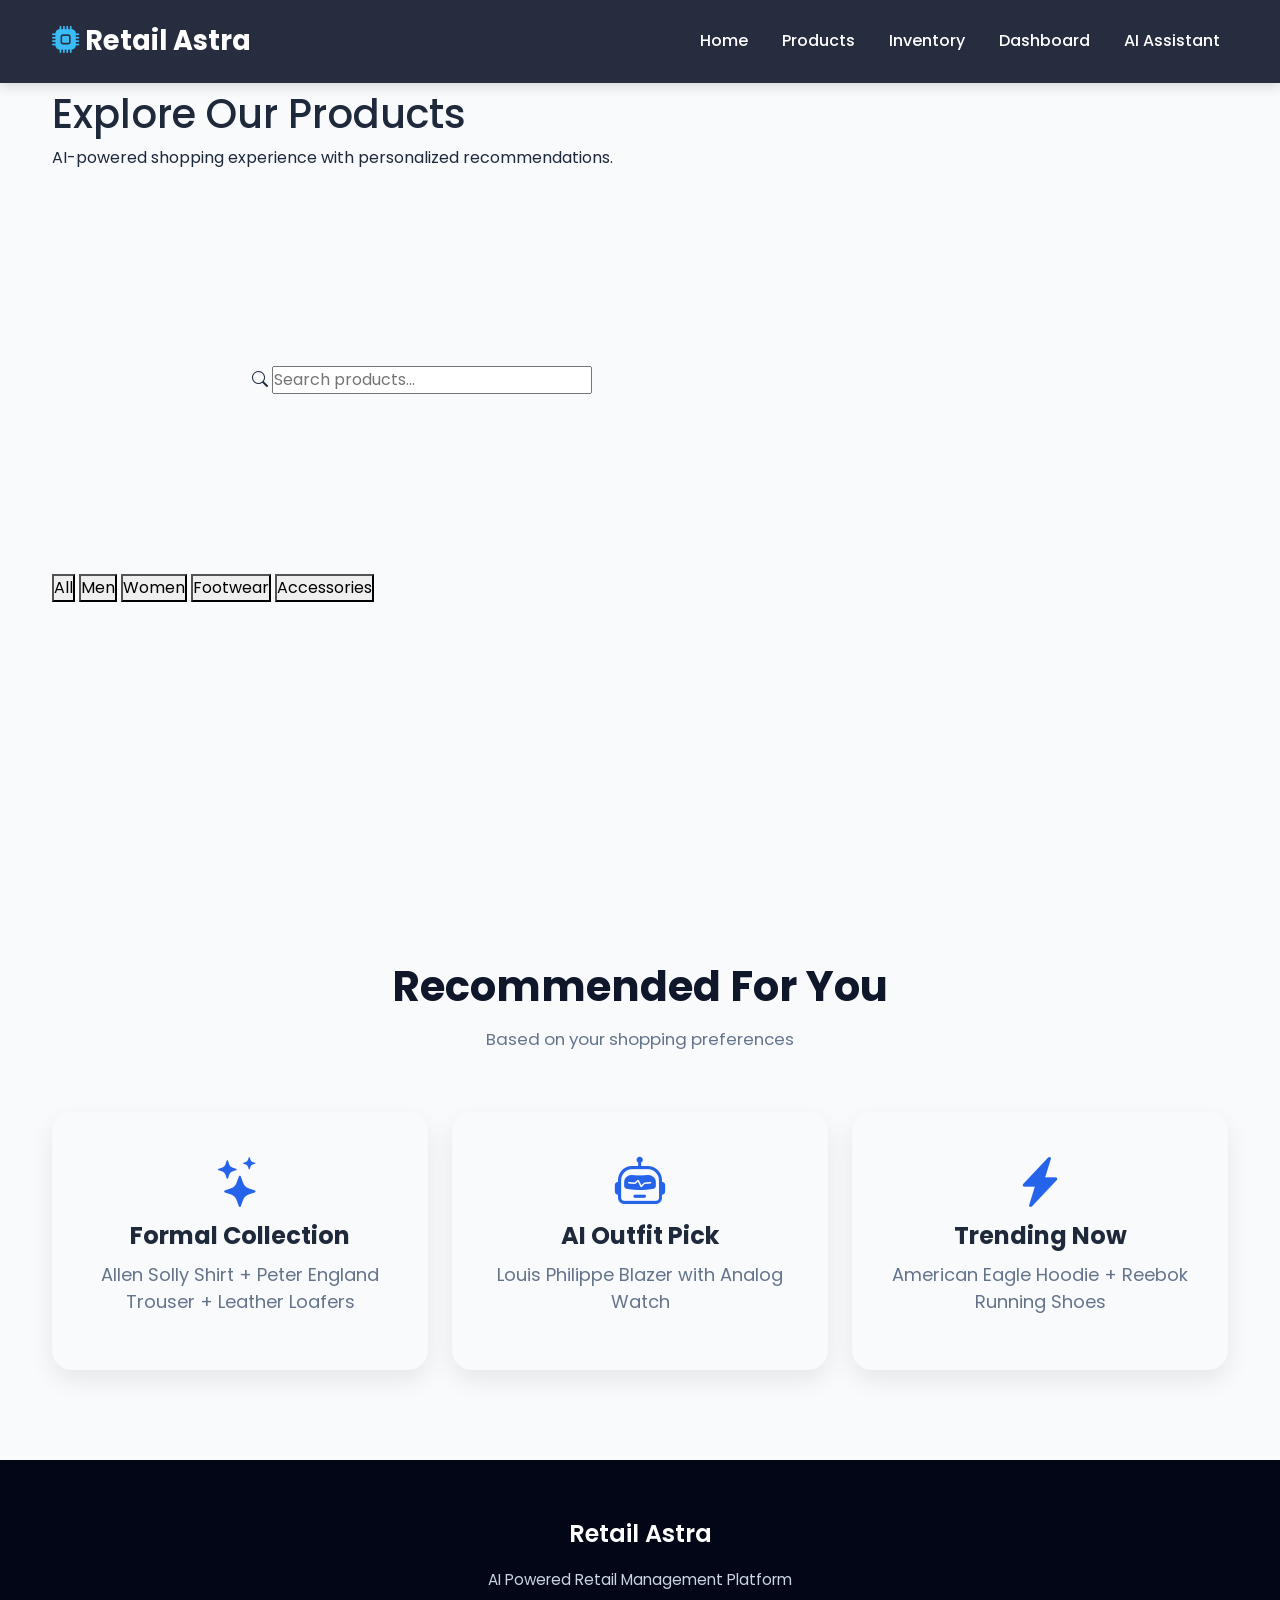
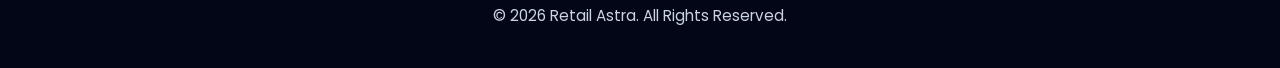
<file: frontend/products.html>
<!DOCTYPE html>
<html lang="en">

<head>

    <meta charset="UTF-8">
    <meta name="viewport" content="width=device-width, initial-scale=1.0">

    <title>Retail Astra | Products</title>

    <link rel="preconnect" href="https://fonts.googleapis.com">

    <link rel="preconnect" href="https://fonts.gstatic.com" crossorigin>

    <link href="https://fonts.googleapis.com/css2?family=Poppins:wght@300;400;500;600;700&display=swap"
          rel="stylesheet">

    <link href="https://cdn.jsdelivr.net/npm/bootstrap@5.3.3/dist/css/bootstrap.min.css" rel="stylesheet">

    <link rel="stylesheet"
          href="https://cdn.jsdelivr.net/npm/bootstrap-icons@1.11.3/font/bootstrap-icons.min.css">

    <link rel="stylesheet" href="style.css">

</head>

<body>

<!-- ================= NAVBAR ================= -->

<nav class="navbar navbar-expand-lg navbar-dark fixed-top custom-navbar">

    <div class="container">

        <a class="navbar-brand fw-bold" href="index.html">

            <i class="bi bi-cpu-fill"></i>

            Retail Astra

        </a>

        <button class="navbar-toggler"
                data-bs-toggle="collapse"
                data-bs-target="#navbarNav">

            <span class="navbar-toggler-icon"></span>

        </button>

        <div class="collapse navbar-collapse" id="navbarNav">

            <ul class="navbar-nav ms-auto">

                <li class="nav-item">

                    <a class="nav-link"
                       href="index.html">

                        Home

                    </a>

                </li>

                <li class="nav-item">

                    <a class="nav-link active"
                       href="products.html">

                        Products

                    </a>

                </li>

                <li class="nav-item">

                    <a class="nav-link"
                       href="inventory.html">

                        Inventory

                    </a>

                </li>

                <li class="nav-item">

                    <a class="nav-link"
                       href="dashboard.html">

                        Dashboard

                    </a>

                </li>

                <li class="nav-item">

                    <a class="nav-link"
                       href="chatbot.html">

                        AI Assistant

                    </a>

                </li>

            </ul>

        </div>

    </div>

</nav>

<!-- ================= HEADER ================= -->

<section class="products-header">

    <div class="container">

        <h1>

            Explore Our Products

        </h1>

        <p>

            AI-powered shopping experience with personalized recommendations.

        </p>

    </div>

</section>

<!-- ================= SEARCH ================= -->

<section class="search-section">

    <div class="container">

        <div class="row">

            <div class="col-lg-8 mx-auto">

                <div class="search-box">

                    <i class="bi bi-search"></i>

                    <input
                            type="text"
                            id="searchInput"
                            placeholder="Search products...">

                </div>

            </div>

        </div>

    </div>

</section>

<!-- ================= CATEGORY FILTER ================= -->

<section class="category-section">

    <div class="container">

        <div class="category-buttons">

            <button class="category-btn active"
                    data-category="all">

                All

            </button>

            <button class="category-btn"
                    data-category="Men">

                Men

            </button>

            <button class="category-btn"
                    data-category="Women">

                Women

            </button>

            <button class="category-btn"
                    data-category="Footwear">

                Footwear

            </button>

            <button class="category-btn"
                    data-category="Accessories">

                Accessories

            </button>

        </div>

    </div>

</section>

<!-- ================= PRODUCTS ================= -->

<section class="products-section">

    <div class="container">

        <div class="row g-4"
             id="productContainer">



          </div>
    </div>

</section>

<!-- ================= AI RECOMMENDATIONS ================= -->

<section class="recommendation-section">

    <div class="container">

        <div class="section-title text-center">

            <h2>

                Recommended For You

            </h2>

            <p>

                Based on your shopping preferences

            </p>

        </div>

        <div class="row g-4">

            <div class="col-md-4">

                <div class="recommend-card">

                    <i class="bi bi-stars"></i>

                    <h4>

                        Formal Collection

                    </h4>

                    <p>

                        Allen Solly Shirt + Peter England Trouser + Leather Loafers

                    </p>

                </div>

            </div>

            <div class="col-md-4">

                <div class="recommend-card">

                    <i class="bi bi-robot"></i>

                    <h4>

                        AI Outfit Pick

                    </h4>

                    <p>

                        Louis Philippe Blazer with Analog Watch

                    </p>

                </div>

            </div>

            <div class="col-md-4">

                <div class="recommend-card">

                    <i class="bi bi-lightning-charge-fill"></i>

                    <h4>

                        Trending Now

                    </h4>

                    <p>

                        American Eagle Hoodie + Reebok Running Shoes

                    </p>

                </div>

            </div>

        </div>

    </div>

</section>

<!-- ================= FOOTER ================= -->

<footer>

    <div class="container text-center">

        <h4>

            Retail Astra

        </h4>

        <p>

            AI Powered Retail Management Platform

        </p>

        <p>

            © 2026 Retail Astra. All Rights Reserved.

        </p>

    </div>

</footer>

<script src="https://cdn.jsdelivr.net/npm/bootstrap@5.3.3/dist/js/bootstrap.bundle.min.js"></script>

<script src="products.js"></script>

</body>

</html>
</file>
<file: frontend/style.css>
/* ===========================================================
   RETAIL ASTRA
   MAIN STYLESHEET
   Part 1
   Global + Navbar + Hero
===========================================================*/

*{
    margin:0;
    padding:0;
    box-sizing:border-box;
}

html{
    scroll-behavior:smooth;
}

body{

    font-family:'Poppins',sans-serif;

    background:#f8fafc;

    color:#1e293b;

    overflow-x:hidden;

}

/* Scrollbar */

::-webkit-scrollbar{

    width:10px;

}

::-webkit-scrollbar-track{

    background:#e2e8f0;

}

::-webkit-scrollbar-thumb{

    background:#2563eb;

    border-radius:20px;

}

::-webkit-scrollbar-thumb:hover{

    background:#1d4ed8;

}

/* Links */

a{

    text-decoration:none;

}

/* Sections */

section{

    padding:90px 0;

}

/* Container */

.container{

    max-width:1200px;

}

/* ===================================================
   NAVBAR
===================================================*/

.custom-navbar{

    background:rgba(15,23,42,0.90);

    backdrop-filter:blur(10px);

    transition:0.4s;

    padding:16px 0;

    box-shadow:0 3px 12px rgba(0,0,0,.15);

}

.navbar-brand{

    font-size:1.7rem;

    color:#fff;

}

.navbar-brand i{

    color:#38bdf8;

}

.nav-link{

    color:white !important;

    margin-left:18px;

    font-weight:500;

    transition:.3s;

    position:relative;

}

.nav-link:hover{

    color:#38bdf8 !important;

}

.nav-link::after{

    content:"";

    position:absolute;

    width:0;

    height:2px;

    left:0;

    bottom:-5px;

    background:#38bdf8;

    transition:.4s;

}

.nav-link:hover::after{

    width:100%;

}

/* ===================================================
 HERO SECTION
===================================================*/

.hero-section{

    min-height:100vh;

    display:flex;

    align-items:center;

    background:linear-gradient(135deg,#0f172a,#2563eb);

    color:white;

    position:relative;

    overflow:hidden;

}

/* background circles */

.hero-section::before{

    content:"";

    position:absolute;

    width:450px;

    height:450px;

    background:rgba(255,255,255,.08);

    border-radius:50%;

    top:-150px;

    left:-150px;

}

.hero-section::after{

    content:"";

    position:absolute;

    width:350px;

    height:350px;

    background:rgba(255,255,255,.05);

    border-radius:50%;

    bottom:-120px;

    right:-100px;

}

.hero-section h1{

    font-size:3.5rem;

    font-weight:700;

    line-height:1.2;

    margin-bottom:25px;

    animation:slideLeft 1s ease;

}

.hero-section span{

    color:#38bdf8;

}

.hero-section p{

    font-size:1.1rem;

    line-height:1.9;

    margin-bottom:35px;

    color:#e2e8f0;

    animation:slideLeft 1.2s ease;

}

/* Buttons */

.hero-buttons{

    display:flex;

    gap:20px;

}

.btn-primary{

    background:#38bdf8;

    border:none;

    padding:14px 34px;

    border-radius:50px;

    font-weight:600;

    transition:.4s;

}

.btn-primary:hover{

    transform:translateY(-5px);

    background:#0ea5e9;

    box-shadow:0 10px 30px rgba(56,189,248,.4);

}

.btn-outline-light{

    border-radius:50px;

    padding:14px 34px;

    transition:.4s;

}

.btn-outline-light:hover{

    transform:translateY(-5px);

}

/* Hero Image */

.hero-image{

    max-width:100%;

    animation:floatImage 5s ease-in-out infinite;

}

/* ===================================================
 SECTION TITLES
===================================================*/

.section-title{

    margin-bottom:60px;

}

.section-title h2{

    font-size:2.6rem;

    font-weight:700;

    color:#0f172a;

    margin-bottom:15px;

}

.section-title p{

    color:#64748b;

    font-size:1.05rem;

}

/* ===================================================
   ANIMATIONS
===================================================*/

@keyframes slideLeft{

    from{

        opacity:0;

        transform:translateX(-60px);

    }

    to{

        opacity:1;

        transform:translateX(0);

    }

}

@keyframes floatImage{

    0%{

        transform:translateY(0);

    }

    50%{

        transform:translateY(-20px);

    }

    100%{

        transform:translateY(0);

    }

}
/* ===========================================================
   FEATURES SECTION
===========================================================*/

.features{

    background:#f8fafc;

}

.feature-card{

    background:#ffffff;

    border-radius:20px;

    padding:35px 30px;

    text-align:center;

    transition:all .4s ease;

    box-shadow:0 10px 25px rgba(0,0,0,.08);

    height:100%;

    border:1px solid transparent;

    cursor:pointer;

}

.feature-card:hover{

    transform:translateY(-12px);

    border-color:#38bdf8;

    box-shadow:0 20px 40px rgba(37,99,235,.18);

}

.feature-card i{

    font-size:3.2rem;

    color:#2563eb;

    margin-bottom:20px;

    transition:.4s;

}

.feature-card:hover i{

    transform:scale(1.15);

    color:#38bdf8;

}

.feature-card h4{

    font-size:1.35rem;

    font-weight:600;

    margin-bottom:15px;

    color:#0f172a;

}

.feature-card p{

    color:#64748b;

    line-height:1.8;

    font-size:.98rem;

}

/* ===========================================================
   WORKFLOW SECTION
===========================================================*/

.workflow{

    background:linear-gradient(135deg,#e0f2fe,#f8fafc);

}

.workflow .section-title{

    margin-bottom:70px;

}

.workflow-box{

    background:#ffffff;

    padding:30px 15px;

    border-radius:18px;

    transition:.4s;

    box-shadow:0 10px 25px rgba(0,0,0,.08);

    position:relative;

    overflow:hidden;

}

.workflow-box::before{

    content:"";

    position:absolute;

    width:100%;

    height:5px;

    top:0;

    left:0;

    background:linear-gradient(to right,#2563eb,#38bdf8);

}

.workflow-box:hover{

    transform:translateY(-10px);

    box-shadow:0 20px 45px rgba(37,99,235,.18);

}

.workflow-box i{

    font-size:2.8rem;

    color:#2563eb;

    margin-bottom:18px;

    transition:.4s;

}

.workflow-box:hover i{

    color:#38bdf8;

    transform:rotate(8deg) scale(1.1);

}

.workflow-box h5{

    font-size:1rem;

    font-weight:600;

    color:#0f172a;

}

/* ===========================================================
   ABOUT SECTION
===========================================================*/

.about{

    background:#ffffff;

}

.about img{

    border-radius:20px;

    box-shadow:0 20px 45px rgba(0,0,0,.12);

    transition:.4s;

}

.about img:hover{

    transform:scale(1.03);

}

.about h2{

    font-size:2.5rem;

    font-weight:700;

    color:#0f172a;

    margin-bottom:20px;

}

.about p{

    font-size:1.05rem;

    line-height:1.9;

    color:#64748b;

    margin-bottom:25px;

}

.about ul{

    list-style:none;

    padding-left:0;

}

.about li{

    background:#f8fafc;

    padding:15px 20px;

    margin-bottom:12px;

    border-radius:12px;

    font-weight:500;

    color:#334155;

    transition:.3s;

    border-left:5px solid transparent;

}

.about li:hover{

    background:#eff6ff;

    border-left:5px solid #2563eb;

    transform:translateX(8px);

}

/* ===========================================================
   COMMON CARD ANIMATION
===========================================================*/

.feature-card,
.workflow-box,
.about img{

    animation:fadeUp .8s ease;

}

@keyframes fadeUp{

    from{

        opacity:0;

        transform:translateY(40px);

    }

    to{

        opacity:1;

        transform:translateY(0);

    }

}

/* ===========================================================
   SMALL UTILITIES
===========================================================*/

.shadow-soft{

    box-shadow:0 12px 30px rgba(0,0,0,.08);

}

.rounded-xl{

    border-radius:20px;

}

.text-gradient{

    background:linear-gradient(90deg,#2563eb,#38bdf8);

    -webkit-background-clip:text;

    -webkit-text-fill-color:transparent;

}

.bg-light-blue{

    background:#eff6ff;

}

.transition{

    transition:.4s;

}

.hover-up:hover{

    transform:translateY(-8px);

}

/* ===========================================================
   FEATURE ICON GLOW
===========================================================*/

.feature-card:hover{

    position:relative;

}

.feature-card:hover::after{

    content:"";

    position:absolute;

    width:80px;

    height:80px;

    border-radius:50%;

    background:rgba(56,189,248,.18);

    top:25px;

    left:50%;

    transform:translateX(-50%);

    filter:blur(25px);

    z-index:0;

}

.feature-card>*{

    position:relative;

    z-index:1;

}

/* ===========================================================
   CALL TO ACTION SECTION
===========================================================*/

.cta{

    background:linear-gradient(135deg,#0f172a,#2563eb);

    color:#ffffff;

    text-align:center;

    position:relative;

    overflow:hidden;

}

.cta::before{

    content:"";

    position:absolute;

    width:350px;

    height:350px;

    background:rgba(255,255,255,.06);

    border-radius:50%;

    top:-120px;

    left:-120px;

}

.cta::after{

    content:"";

    position:absolute;

    width:250px;

    height:250px;

    background:rgba(255,255,255,.05);

    border-radius:50%;

    right:-70px;

    bottom:-70px;

}

.cta h2{

    font-size:2.7rem;

    font-weight:700;

    margin-bottom:20px;

    position:relative;

    z-index:2;

}

.cta p{

    font-size:1.1rem;

    color:#dbeafe;

    margin-bottom:35px;

    position:relative;

    z-index:2;

}

.cta .btn{

    border-radius:50px;

    padding:15px 40px;

    font-weight:600;

    transition:.4s;

    position:relative;

    z-index:2;

}

.cta .btn:hover{

    transform:translateY(-6px);

    box-shadow:0 12px 30px rgba(255,255,255,.25);

}

/* ===========================================================
   FOOTER
===========================================================*/

footer{

    background:#020617;

    color:#cbd5e1;

    padding:60px 0 30px;

}

footer h4{

    color:#ffffff;

    font-weight:600;

    margin-bottom:18px;

}

footer p{

    margin-bottom:10px;

    line-height:1.7;

    font-size:.95rem;

}

footer a{

    color:#38bdf8;

    transition:.3s;

}

footer a:hover{

    color:#ffffff;

}

/* ===========================================================
   FADE-IN ANIMATION
===========================================================*/

.fade-in{

    opacity:0;

    transform:translateY(40px);

    animation:fadeInUp .9s ease forwards;

}

@keyframes fadeInUp{

    from{

        opacity:0;

        transform:translateY(40px);

    }

    to{

        opacity:1;

        transform:translateY(0);

    }

}

/* ===========================================================
   HOVER EFFECTS
===========================================================*/

img{

    transition:.4s;

}

img:hover{

    transform:scale(1.02);

}

.btn{

    transition:.35s;

}

.btn:hover{

    transform:translateY(-4px);

}

/* ===========================================================
   RESPONSIVE DESIGN
===========================================================*/

@media(max-width:1200px){

    .hero-section h1{

        font-size:3rem;

    }

}

@media(max-width:992px){

    .hero-section{

        text-align:center;

        padding-top:120px;

    }

    .hero-buttons{

        justify-content:center;

        flex-wrap:wrap;

    }

    .hero-image{

        margin-top:50px;

        max-width:85%;

    }

    .about{

        text-align:center;

    }

    .about img{

        margin-bottom:40px;

    }

}

@media(max-width:768px){

    section{

        padding:70px 0;

    }

    .hero-section h1{

        font-size:2.4rem;

    }

    .hero-section p{

        font-size:1rem;

    }

    .section-title h2{

        font-size:2rem;

    }

    .feature-card{

        margin-bottom:20px;

    }

    .workflow-box{

        margin-bottom:25px;

    }

    .cta h2{

        font-size:2rem;

    }

}

@media(max-width:576px){

    .navbar-brand{

        font-size:1.35rem;

    }

    .hero-section h1{

        font-size:2rem;

    }

    .hero-buttons{

        flex-direction:column;

        gap:15px;

    }

    .hero-buttons .btn{

        width:100%;

    }

    .section-title h2{

        font-size:1.7rem;

    }

    .about h2{

        font-size:2rem;

    }

    .cta h2{

        font-size:1.7rem;

    }

    footer{

        text-align:center;

    }

}

/* ===========================================================
   SMOOTH CARD TRANSITIONS
===========================================================*/

.feature-card,
.workflow-box,
.btn,
.about img,
.hero-image{

    transition:all .4s ease;

}

/* ===========================================================
   BACKGROUND UTILITIES
===========================================================*/

.bg-primary-gradient{

    background:linear-gradient(135deg,#2563eb,#38bdf8);

}

.bg-dark-gradient{

    background:linear-gradient(135deg,#020617,#1e3a8a);

}

.text-white{

    color:#ffffff;

}

/* ===========================================================
   SPACING UTILITIES
===========================================================*/

.mt-100{

    margin-top:100px;

}

.mb-100{

    margin-bottom:100px;

}

.py-100{

    padding-top:100px;

    padding-bottom:100px;

}

/* ===========================================================
   GLASS EFFECT
===========================================================*/

.glass{

    background:rgba(255,255,255,.15);

    backdrop-filter:blur(12px);

    border:1px solid rgba(255,255,255,.2);

    border-radius:18px;

}

/* ===========================================================
   END OF FILE
===========================================================*/

/* ===========================================================
   LOADER
===========================================================*/

#loader{
    position:fixed;
    inset:0;
    background:#0f172a;
    display:flex;
    justify-content:center;
    align-items:center;
    z-index:99999;
    transition:opacity .6s ease,visibility .6s ease;
}

#loader.hide{
    opacity:0;
    visibility:hidden;
}

.loader-content{
    text-align:center;
    color:#fff;
    width:320px;
}

.loader-logo{
    font-size:4rem;
    color:#38bdf8;
    margin-bottom:20px;
    animation:pulseLogo 1.5s infinite;
}

.loader-content h2{
    margin-bottom:10px;
    font-weight:700;
}

.loader-content p{
    color:#cbd5e1;
}

.loader-bar{
    margin-top:25px;
    width:100%;
    height:8px;
    background:#334155;
    border-radius:20px;
    overflow:hidden;
}

.loader-progress{
    height:100%;
    width:0%;
    background:linear-gradient(to right,#38bdf8,#2563eb);
    animation:loading 2.2s forwards;
}

@keyframes loading{
    from{width:0;}
    to{width:100%;}
}

@keyframes pulseLogo{
    50%{
        transform:scale(1.1);
    }
}

/* ===========================================================
   HERO BADGE
===========================================================*/

.hero-badge{

    display:inline-block;

    background:rgba(255,255,255,.15);

    border:1px solid rgba(255,255,255,.25);

    padding:10px 18px;

    border-radius:50px;

    margin-bottom:25px;

    color:#fff;

    font-size:.9rem;

    backdrop-filter:blur(10px);

}

/* ===========================================================
   BRANDS
===========================================================*/

.brands{
    background:#fff;
}

.brand-card{
    background:#f8fafc;
    border-radius:18px;
    padding:25px;
    text-align:center;
    font-weight:600;
    transition:.35s;
    box-shadow:0 10px 25px rgba(0,0,0,.07);
}

.brand-card:hover{
    background:#2563eb;
    color:#fff;
    transform:translateY(-8px);
}

/* ===========================================================
   STATS
===========================================================*/

.stats{
    background:linear-gradient(135deg,#2563eb,#38bdf8);
    color:#fff;
}

.stats h2{
    font-size:3rem;
    font-weight:700;
}

.stats p{
    margin-top:10px;
    font-size:1.1rem;
}

/* ===========================================================
   AGENT STATUS
===========================================================*/

.agent-status{
    background:#f8fafc;
}

.status-card{

    background:#fff;

    padding:30px;

    border-radius:18px;

    text-align:center;

    box-shadow:0 10px 25px rgba(0,0,0,.08);

    transition:.35s;

}

.status-card:hover{

    transform:translateY(-8px);

}

.status-card p{

    color:#64748b;

    margin-top:10px;

}

.dot{

    width:14px;

    height:14px;

    border-radius:50%;

    background:#22c55e;

    display:inline-block;

    margin-right:8px;

    animation:pulse 1.5s infinite;

}

@keyframes pulse{

    0%{

        box-shadow:0 0 0 0 rgba(34,197,94,.7);

    }

    100%{

        box-shadow:0 0 0 18px rgba(34,197,94,0);

    }

}

/* ===========================================================
   DASHBOARD PREVIEW
===========================================================*/

.dashboard-preview{

    background:#fff;

}

.dashboard-preview img{

    border-radius:20px;

    box-shadow:0 20px 40px rgba(0,0,0,.12);

}

.dashboard-preview ul{

    list-style:none;

    padding-left:0;

    margin-top:20px;

}

.dashboard-preview li{

    margin-bottom:15px;

    font-weight:500;

}

/* ===========================================================
   TESTIMONIALS
===========================================================*/

.testimonials{

    background:#f8fafc;

}

.testimonial-card{

    background:#fff;

    border-radius:18px;

    padding:35px;

    text-align:center;

    box-shadow:0 12px 30px rgba(0,0,0,.08);

    transition:.35s;

    height:100%;

}

.testimonial-card:hover{

    transform:translateY(-8px);

}

.testimonial-card b{

    display:block;

    margin-top:20px;

}

/* ===========================================================
   FLOATING AI BUTTON
===========================================================*/

.floating-ai{

    position:fixed;

    right:30px;

    bottom:100px;

    width:65px;

    height:65px;

    border-radius:50%;

    background:#2563eb;

    color:#fff;

    display:flex;

    justify-content:center;

    align-items:center;

    font-size:1.8rem;

    box-shadow:0 15px 35px rgba(37,99,235,.35);

    z-index:999;

    animation:floatButton 2.5s infinite;

}

@keyframes floatButton{

    50%{

        transform:translateY(-10px);

    }

}

/* ===========================================================
   SCROLL BUTTON
===========================================================*/

#scrollTop{

    position:fixed;

    bottom:25px;

    right:30px;

    width:55px;

    height:55px;

    border:none;

    border-radius:50%;

    background:#0f172a;

    color:#fff;

    font-size:22px;

    cursor:pointer;

    display:none;

    z-index:999;

    transition:.35s;

}

#scrollTop:hover{

    background:#2563eb;

}

/* ==========================================================
                    INVENTORY PAGE
========================================================== */

.inventory-header{

    padding:140px 0 70px;
    background:linear-gradient(135deg,#0f172a,#2563eb);
    color:white;
    text-align:center;

}

.inventory-header h1{

    font-size:3rem;
    font-weight:700;
    margin-bottom:15px;

}

.inventory-header p{

    color:#dbeafe;
    font-size:1.1rem;

}

/* ========================================================== */

.inventory-search{

    padding:50px 0 20px;
    background:#f8fafc;

}

/* ========================================================== */

.inventory-summary{

    padding:30px 0 60px;
    background:#f8fafc;

}

.summary-card{

    background:white;
    border-radius:18px;
    padding:30px;
    text-align:center;
    box-shadow:0 12px 30px rgba(0,0,0,.08);
    transition:.3s;
    height:100%;

}

.summary-card:hover{

    transform:translateY(-8px);

}

.summary-card i{

    font-size:42px;
    color:#2563eb;
    margin-bottom:15px;

}

.summary-card h3{

    font-size:2rem;
    font-weight:700;
    color:#0f172a;

}

.summary-card p{

    color:#64748b;
    margin-top:10px;

}

/* ========================================================== */

.inventory-table-section{

    padding:20px 0 80px;
    background:#f8fafc;

}

.inventory-table{

    background:white;
    border-radius:18px;
    overflow:hidden;
    box-shadow:0 12px 30px rgba(0,0,0,.08);

}

.inventory-table thead{

    background:#2563eb;
    color:white;

}

.inventory-table th{

    padding:18px;
    font-weight:600;

}

.inventory-table td{

    padding:18px;
    vertical-align:middle;

}

.inventory-table tbody tr{

    transition:.3s;

}

.inventory-table tbody tr:hover{

    background:#eef6ff;

}

/* ========================================================== */

.inventory-insights{

    padding:80px 0;
    background:white;

}

.insight-card{

    background:#f8fafc;
    border-radius:20px;
    padding:35px;
    text-align:center;
    height:100%;
    transition:.3s;
    box-shadow:0 10px 25px rgba(0,0,0,.08);

}

.insight-card:hover{

    transform:translateY(-8px);

}

.insight-card i{

    font-size:45px;
    color:#2563eb;
    margin-bottom:20px;

}

.insight-card h4{

    font-weight:700;
    margin-bottom:15px;

}

.insight-card p{

    color:#64748b;

}

/* ========================================================== */

.low-stock-section{

    padding:70px 0;
    background:#f8fafc;

}

.low-stock-section .alert{

    border-radius:14px;
    padding:18px;
    font-size:16px;
    margin-bottom:18px;

}

/* ========================================================== */

.badge{

    padding:8px 14px;
    font-size:14px;

}

/* ========================================================== */

.inventory-table .btn{

    border-radius:25px;
    padding:6px 16px;

}

/* ========================================================== */

@media(max-width:992px){

.inventory-header h1{

font-size:2.4rem;

}

}

@media(max-width:768px){

.inventory-header{

padding-top:120px;

}

.inventory-header h1{

font-size:2rem;

}

.summary-card{

margin-bottom:20px;

}

.inventory-table{

font-size:14px;

}

}

@media(max-width:576px){

.inventory-header h1{

font-size:1.8rem;

}

.inventory-table{

font-size:13px;

}

.summary-card{

padding:25px;

}

}

/* ==========================================================
                    CHATBOT PAGE
========================================================== */

.chat-header{

    padding:140px 0 70px;
    background:linear-gradient(135deg,#0f172a,#2563eb);
    color:white;
    text-align:center;

}

.chat-header h1{

    font-size:3rem;
    font-weight:700;

}

.chat-header p{

    color:#dbeafe;
    font-size:1.1rem;

}

/* ========================================================== */

.chat-section{

    padding:70px 0;
    background:#f8fafc;

}

.chat-sidebar{

    background:white;
    border-radius:20px;
    padding:30px;
    box-shadow:0 10px 25px rgba(0,0,0,.08);

}

.chat-sidebar h4{

    margin-bottom:20px;
    font-weight:700;

}

.chat-sidebar h5{

    margin-top:25px;
    margin-bottom:15px;

}

.chat-sidebar ul{

    list-style:none;
    padding:0;

}

.chat-sidebar li{

    padding:10px 0;
    border-bottom:1px solid #eee;

}

/* ========================================================== */

.prompt-btn{

    width:100%;
    border:none;
    margin-bottom:12px;
    padding:12px;
    border-radius:12px;
    background:#eef6ff;
    transition:.3s;
    font-weight:500;

}

.prompt-btn:hover{

    background:#2563eb;
    color:white;

}

/* ========================================================== */

.chat-container{

    background:white;
    border-radius:20px;
    overflow:hidden;
    box-shadow:0 10px 25px rgba(0,0,0,.08);

}

.chat-top{

    background:#2563eb;
    color:white;
    padding:20px 25px;
    display:flex;
    justify-content:space-between;
    align-items:center;
    font-weight:600;

}

.chat-messages{

    height:500px;
    overflow-y:auto;
    padding:30px;
    background:#f8fafc;

}

/* ========================================================== */

.bot-message,
.user-message{

    display:flex;
    margin-bottom:20px;
    align-items:flex-start;

}

.user-message{

    justify-content:flex-end;

}

.chat-avatar{

    width:45px;
    height:45px;
    border-radius:50%;
    background:#2563eb;
    color:white;
    display:flex;
    align-items:center;
    justify-content:center;
    font-size:22px;
    margin:0 10px;

}

.chat-text{

    background:white;
    padding:18px;
    border-radius:15px;
    max-width:70%;
    box-shadow:0 5px 15px rgba(0,0,0,.08);

}

/* ========================================================== */

.chat-input-area{

    padding:20px;
    background:white;
    border-top:1px solid #eee;

}

.chat-input-area input{

    border-radius:30px 0 0 30px;
    padding:14px;

}

.chat-input-area button{

    border-radius:0 30px 30px 0;
    padding:0 25px;

}

/* ========================================================== */

.suggestion-section{

    padding:80px 0;
    background:white;

}

.suggestion-grid{

    display:flex;
    flex-wrap:wrap;
    justify-content:center;
    gap:15px;

}

.suggestion-chip{

    background:#eef6ff;
    padding:14px 22px;
    border-radius:30px;
    transition:.3s;
    cursor:pointer;

}

.suggestion-chip:hover{

    background:#2563eb;
    color:white;

}

/* ========================================================== */

.ai-features{

    padding:80px 0;
    background:#f8fafc;

}

.feature-card{

    background:white;
    border-radius:20px;
    padding:35px;
    text-align:center;
    height:100%;
    transition:.3s;
    box-shadow:0 10px 25px rgba(0,0,0,.08);

}

.feature-card:hover{

    transform:translateY(-8px);

}

.feature-card i{

    font-size:45px;
    color:#2563eb;
    margin-bottom:20px;

}

.feature-card h4{

    margin-bottom:15px;
    font-weight:700;

}

.feature-card p{

    color:#64748b;

}

/* ========================================================== */

@media(max-width:992px){

.chat-sidebar{

margin-bottom:30px;

}

.chat-messages{

height:450px;

}

}

@media(max-width:768px){

.chat-header{

padding-top:120px;

}

.chat-header h1{

font-size:2rem;

}

.chat-text{

max-width:90%;

}

}

@media(max-width:576px){

.chat-header h1{

font-size:1.8rem;

}

.chat-messages{

height:380px;

}

.chat-avatar{

width:40px;
height:40px;

}

}

/* ==========================================================
                    CHECKOUT PAGE
========================================================== */

.checkout-header{

    padding:140px 0 70px;
    background:linear-gradient(135deg,#0f172a,#2563eb);
    color:white;
    text-align:center;

}

.checkout-header h1{

    font-size:3rem;
    font-weight:700;

}

.checkout-header p{

    font-size:1.1rem;
    color:#dbeafe;

}

/* ========================================================== */

.checkout-section{

    padding:70px 0;
    background:#f8fafc;

}

.checkout-card{

    background:white;
    padding:35px;
    border-radius:20px;
    box-shadow:0 12px 30px rgba(0,0,0,.08);
    height:100%;

}

.checkout-card h3{

    margin-bottom:30px;
    font-weight:700;
    color:#0f172a;

}

/* ========================================================== */

.checkout-card label{

    font-weight:600;
    color:#334155;

}

.checkout-card .form-control,
.checkout-card .form-select{

    border-radius:12px;
    padding:12px;
    border:1px solid #cbd5e1;

}

.checkout-card .form-control:focus,
.checkout-card .form-select:focus{

    border-color:#2563eb;
    box-shadow:0 0 0 .2rem rgba(37,99,235,.2);

}

/* ========================================================== */

.checkout-card table{

    margin-top:20px;

}

.checkout-card table td,
.checkout-card table th{

    padding:15px;
    vertical-align:middle;

}

.table-primary{

    font-size:18px;

}

/* ========================================================== */

#placeOrderBtn{

    margin-top:25px;
    padding:14px;
    border-radius:30px;
    font-size:17px;
    font-weight:600;
    transition:.3s;

}

#placeOrderBtn:hover{

    transform:translateY(-3px);

}

/* ========================================================== */

.checkout-ai{

    padding:80px 0;
    background:white;

}

.recommend-card{

    background:#f8fafc;
    border-radius:20px;
    padding:35px;
    text-align:center;
    height:100%;
    transition:.3s;
    box-shadow:0 10px 25px rgba(0,0,0,.08);

}

.recommend-card:hover{

    transform:translateY(-8px);

}

.recommend-card i{

    font-size:50px;
    color:#2563eb;
    margin-bottom:20px;

}

.recommend-card h4{

    font-weight:700;
    margin-bottom:10px;

}

.recommend-card p{

    color:#64748b;
    font-size:18px;
    margin-bottom:20px;

}

.recommend-card button{

    border-radius:25px;
    padding:8px 24px;

}

/* ========================================================== */

.checkout-card tbody tr{

    transition:.3s;

}

.checkout-card tbody tr:hover{

    background:#eef6ff;

}

/* ========================================================== */

@media(max-width:992px){

.checkout-header h1{

    font-size:2.5rem;

}

.checkout-card{

    margin-bottom:30px;

}

}

/* ========================================================== */

@media(max-width:768px){

.checkout-header{

    padding-top:120px;

}

.checkout-header h1{

    font-size:2rem;

}

.checkout-card{

    padding:25px;

}

}

/* ========================================================== */

@media(max-width:576px){

.checkout-header h1{

    font-size:1.8rem;

}

.checkout-card{

    padding:20px;

}

.checkout-card table{

    font-size:14px;

}

#placeOrderBtn{

    font-size:15px;

}

}
</file>
